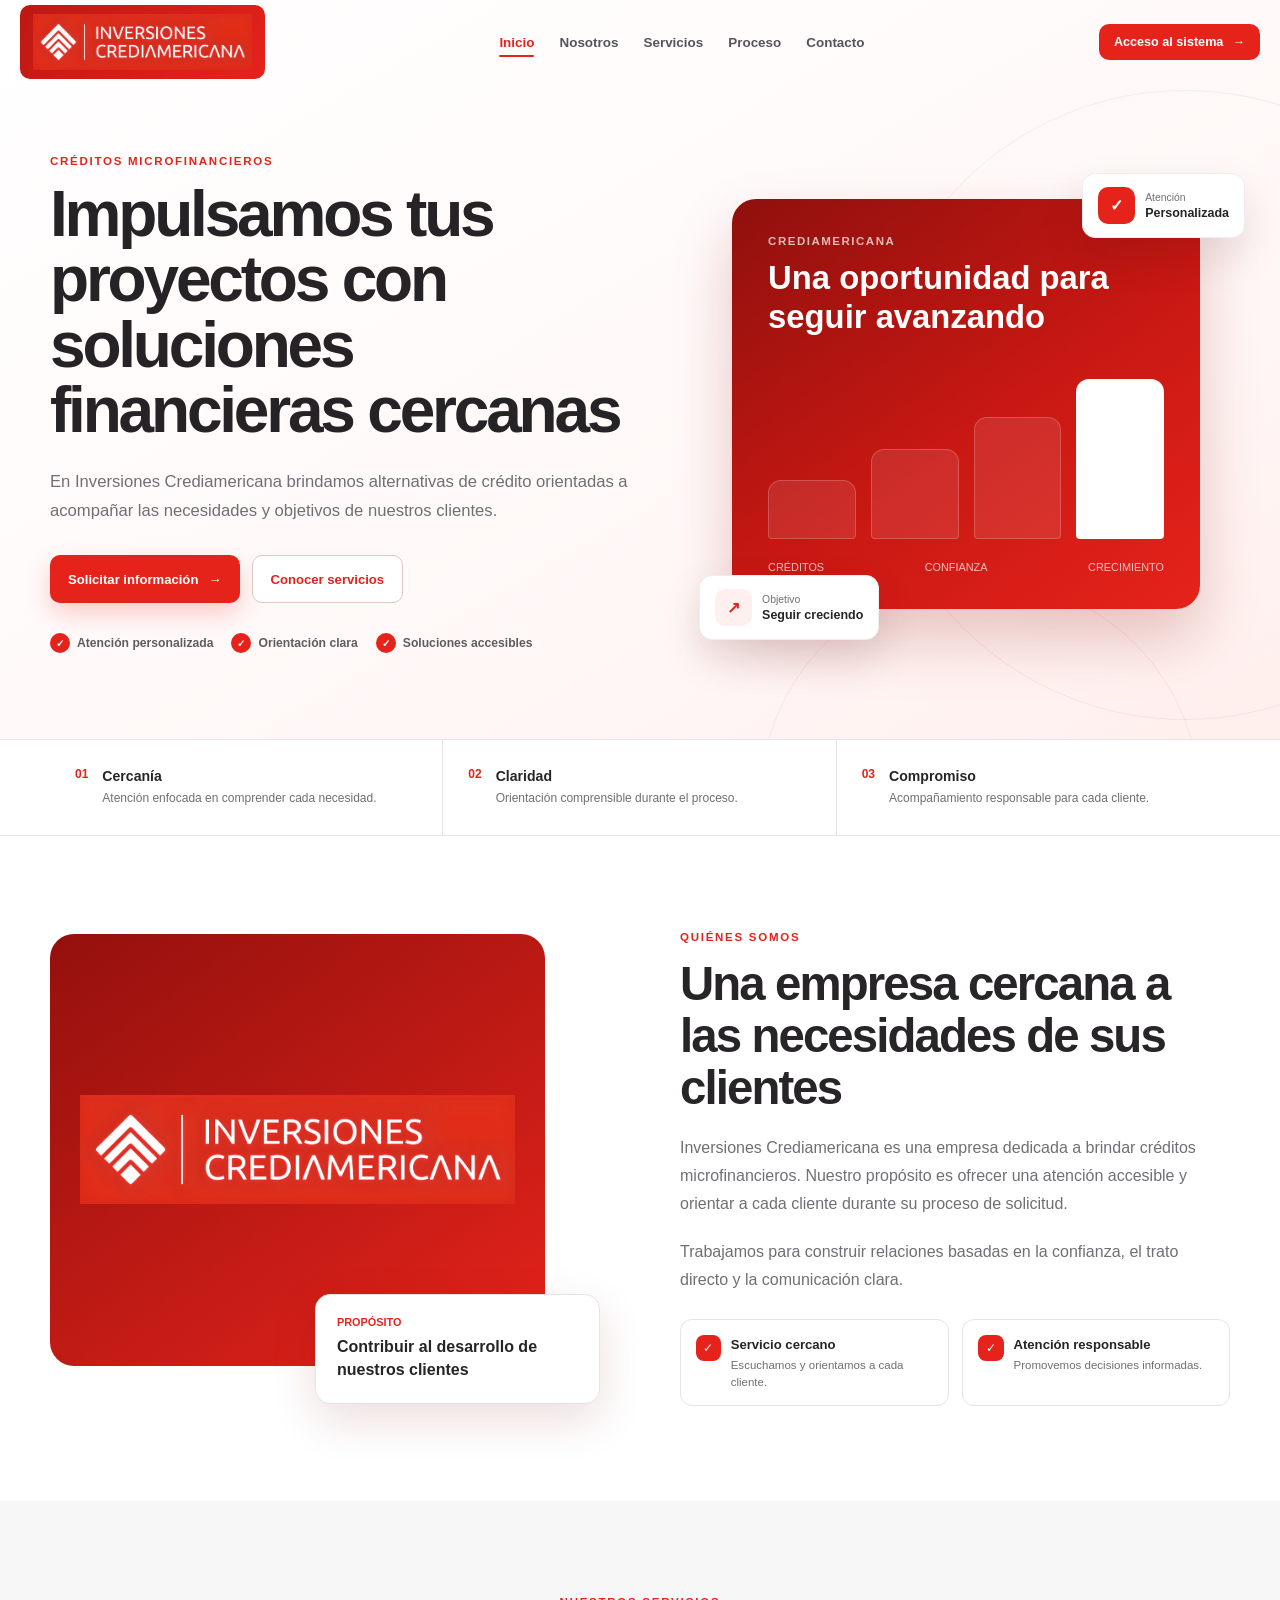
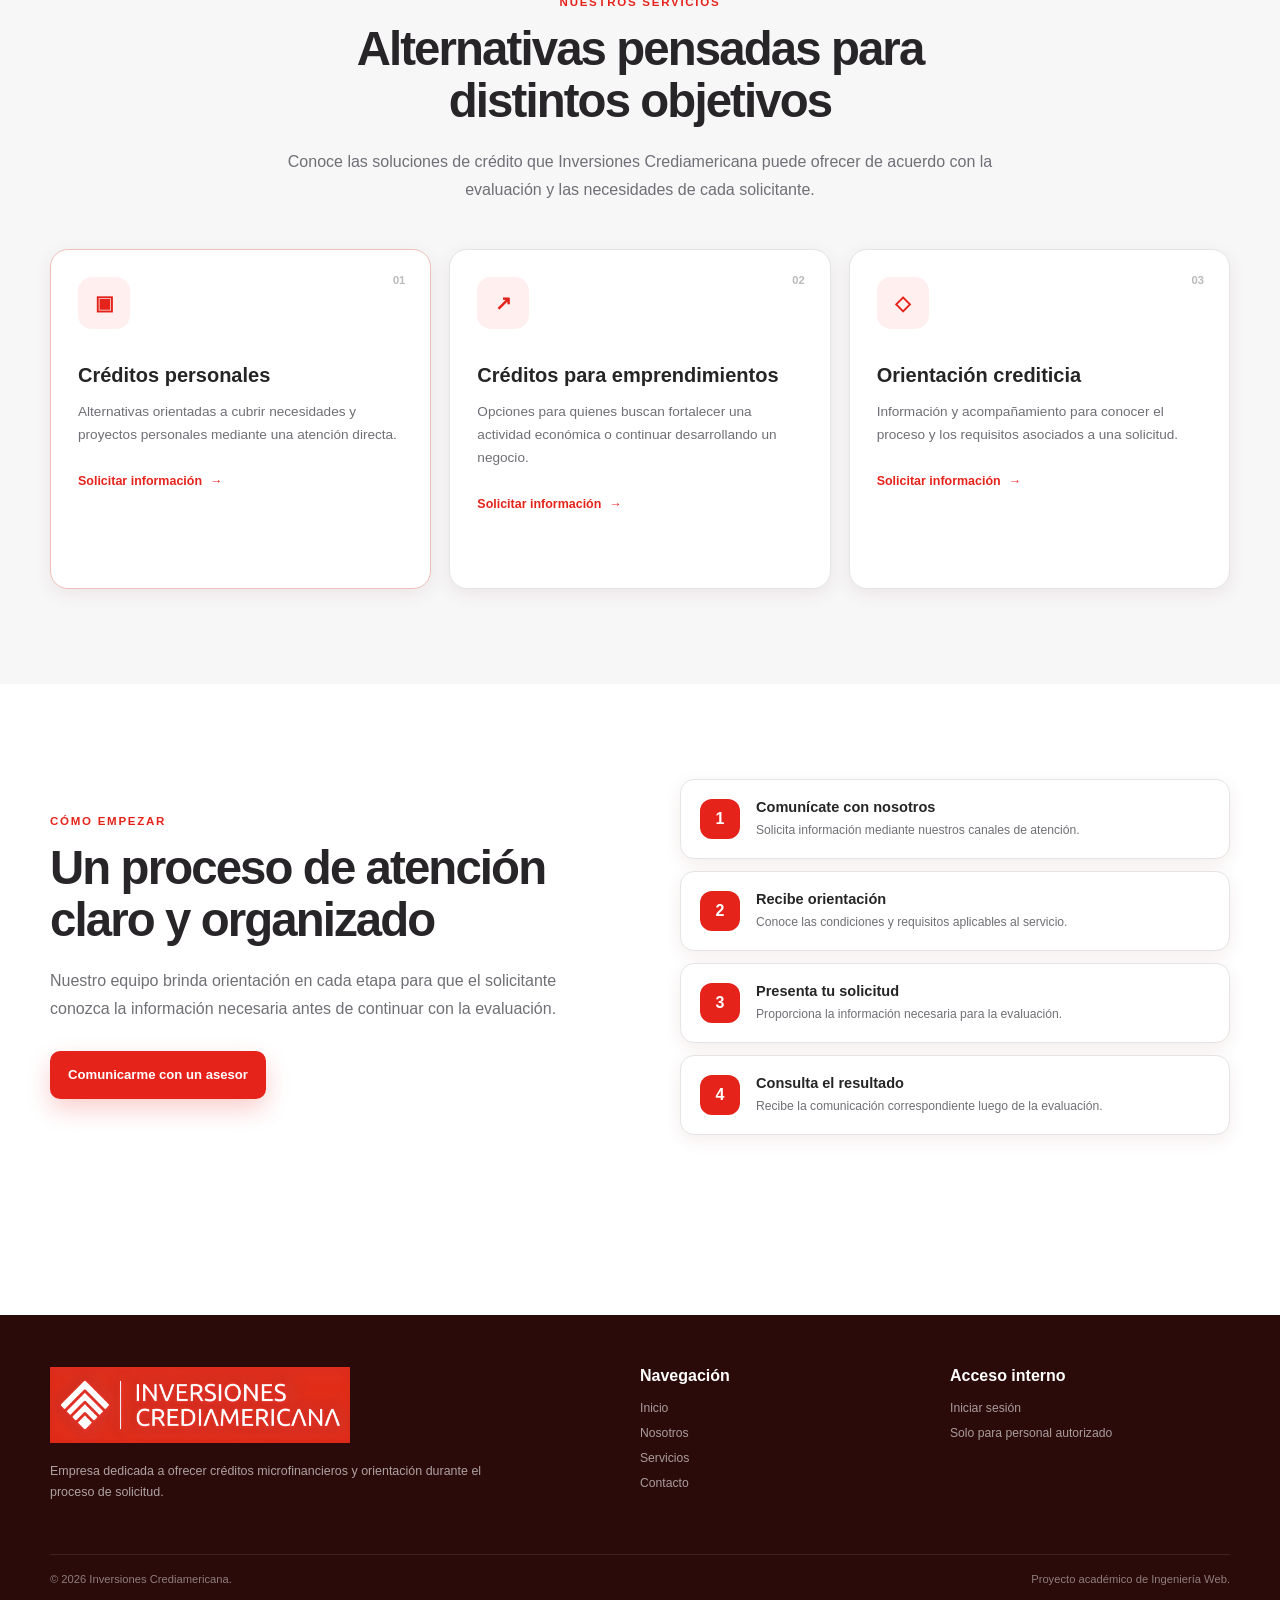
<file: frontend/index.html>
<!doctype html>
<html lang="es">
  <head>
    <meta charset="UTF-8" />
    <meta name="viewport" content="width=device-width, initial-scale=1.0" />
    <meta
      name="description"
      content="Inversiones Crediamericana, soluciones de créditos microfinancieros."
    />

    <title>Inversiones Crediamericana | Créditos microfinancieros</title>

    <link rel="stylesheet" href="css/global.css" />
    <link rel="stylesheet" href="css/landing.css" />

    <script src="js/auth.js" defer></script>
    <script src="js/landing.js" defer></script>
  </head>
  <body class="landing-page">
    <header id="siteHeader" class="site-header">
      <div class="header-container">
        <a class="public-brand" href="#inicio" aria-label="Ir al inicio">
          <img
            src="assets/images/logo-crediamericana.png"
            alt="Inversiones Crediamericana"
          />
        </a>

        <nav
          id="publicNavigation"
          class="public-navigation"
          aria-label="Navegación principal"
        >
          <a class="navigation-link active" href="#inicio">Inicio</a>
          <a class="navigation-link" href="#nosotros">Nosotros</a>
          <a class="navigation-link" href="#servicios">Servicios</a>
          <a class="navigation-link" href="#proceso">Proceso</a>
          <a class="navigation-link" href="#contacto">Contacto</a>
        </nav>

        <div class="header-actions">
          <a
            id="systemAccessButton"
            class="system-access-button"
            href="login.html"
          >
            <span id="systemAccessText">Acceso al sistema</span>
            <span aria-hidden="true">→</span>
          </a>

          <button
            id="mobileMenuButton"
            class="mobile-menu-button"
            type="button"
            aria-label="Abrir menú"
            aria-controls="publicNavigation"
            aria-expanded="false"
          >
            <span></span>
            <span></span>
            <span></span>
          </button>
        </div>
      </div>
    </header>

    <main>
      <section id="inicio" class="hero-section">
        <div class="hero-background-shape shape-one"></div>
        <div class="hero-background-shape shape-two"></div>

        <div class="public-container hero-container">
          <div class="hero-content">
            <span class="public-eyebrow"> Créditos microfinancieros </span>

            <h1>
              Impulsamos tus proyectos con soluciones financieras cercanas
            </h1>

            <p>
              En Inversiones Crediamericana brindamos alternativas de crédito
              orientadas a acompañar las necesidades y objetivos de nuestros
              clientes.
            </p>

            <div class="hero-actions">
              <a class="public-button primary-button" href="#contacto">
                Solicitar información
                <span aria-hidden="true">→</span>
              </a>

              <a class="public-button secondary-button" href="#servicios">
                Conocer servicios
              </a>
            </div>

            <div class="hero-points" aria-label="Características del servicio">
              <span><b aria-hidden="true">✓</b> Atención personalizada</span>
              <span><b aria-hidden="true">✓</b> Orientación clara</span>
              <span><b aria-hidden="true">✓</b> Soluciones accesibles</span>
            </div>
          </div>

          <div class="hero-visual" aria-hidden="true">
            <div class="visual-card main-visual-card">
              <span class="visual-label">Crediamericana</span>
              <strong>Una oportunidad para seguir avanzando</strong>

              <div class="progress-illustration">
                <span></span>
                <span></span>
                <span></span>
                <span></span>
              </div>

              <div class="visual-footer">
                <span>Créditos</span>
                <span>Confianza</span>
                <span>Crecimiento</span>
              </div>
            </div>

            <div class="floating-card floating-card-top">
              <span class="floating-icon">✓</span>
              <div>
                <small>Atención</small>
                <strong>Personalizada</strong>
              </div>
            </div>

            <div class="floating-card floating-card-bottom">
              <span class="floating-icon light">↗</span>
              <div>
                <small>Objetivo</small>
                <strong>Seguir creciendo</strong>
              </div>
            </div>
          </div>
        </div>
      </section>

      <section class="trust-strip" aria-label="Compromisos institucionales">
        <div class="public-container trust-grid">
          <article>
            <span>01</span>
            <div>
              <strong>Cercanía</strong>
              <p>Atención enfocada en comprender cada necesidad.</p>
            </div>
          </article>

          <article>
            <span>02</span>
            <div>
              <strong>Claridad</strong>
              <p>Orientación comprensible durante el proceso.</p>
            </div>
          </article>

          <article>
            <span>03</span>
            <div>
              <strong>Compromiso</strong>
              <p>Acompañamiento responsable para cada cliente.</p>
            </div>
          </article>
        </div>
      </section>

      <section id="nosotros" class="public-section about-section">
        <div class="public-container about-grid">
          <div class="about-visual">
            <div class="about-red-panel">
              <img
                class="about-logo"
                src="assets/images/logo-crediamericana.png"
                alt="Inversiones Crediamericana"
              />
            </div>

            <div class="about-message-card">
              <span>Propósito</span>
              <strong>Contribuir al desarrollo de nuestros clientes</strong>
            </div>
          </div>

          <div class="section-content">
            <span class="public-eyebrow">Quiénes somos</span>
            <h2>Una empresa cercana a las necesidades de sus clientes</h2>
            <p>
              Inversiones Crediamericana es una empresa dedicada a brindar
              créditos microfinancieros. Nuestro propósito es ofrecer una
              atención accesible y orientar a cada cliente durante su proceso de
              solicitud.
            </p>
            <p>
              Trabajamos para construir relaciones basadas en la confianza, el
              trato directo y la comunicación clara.
            </p>

            <div class="values-grid">
              <article>
                <span>✓</span>
                <div>
                  <strong>Servicio cercano</strong>
                  <p>Escuchamos y orientamos a cada cliente.</p>
                </div>
              </article>

              <article>
                <span>✓</span>
                <div>
                  <strong>Atención responsable</strong>
                  <p>Promovemos decisiones informadas.</p>
                </div>
              </article>
            </div>
          </div>
        </div>
      </section>

      <section id="servicios" class="public-section services-section">
        <div class="public-container">
          <div class="centered-heading">
            <span class="public-eyebrow">Nuestros servicios</span>
            <h2>Alternativas pensadas para distintos objetivos</h2>
            <p>
              Conoce las soluciones de crédito que Inversiones Crediamericana
              puede ofrecer de acuerdo con la evaluación y las necesidades de
              cada solicitante.
            </p>
          </div>

          <div class="services-grid">
            <article class="service-card featured-service">
              <span class="service-number">01</span>
              <div class="service-icon" aria-hidden="true">▣</div>
              <h3>Créditos personales</h3>
              <p>
                Alternativas orientadas a cubrir necesidades y proyectos
                personales mediante una atención directa.
              </p>
              <a href="#contacto">Solicitar información <span>→</span></a>
            </article>

            <article class="service-card">
              <span class="service-number">02</span>
              <div class="service-icon" aria-hidden="true">↗</div>
              <h3>Créditos para emprendimientos</h3>
              <p>
                Opciones para quienes buscan fortalecer una actividad económica
                o continuar desarrollando un negocio.
              </p>
              <a href="#contacto">Solicitar información <span>→</span></a>
            </article>

            <article class="service-card">
              <span class="service-number">03</span>
              <div class="service-icon" aria-hidden="true">◇</div>
              <h3>Orientación crediticia</h3>
              <p>
                Información y acompañamiento para conocer el proceso y los
                requisitos asociados a una solicitud.
              </p>
              <a href="#contacto">Solicitar información <span>→</span></a>
            </article>
          </div>
        </div>
      </section>

      <section id="proceso" class="public-section process-section">
        <div class="public-container process-grid">
          <div class="section-content process-copy">
            <span class="public-eyebrow">Cómo empezar</span>
            <h2>Un proceso de atención claro y organizado</h2>
            <p>
              Nuestro equipo brinda orientación en cada etapa para que el
              solicitante conozca la información necesaria antes de continuar
              con la evaluación.
            </p>
            <a class="public-button primary-button" href="#contacto">
              Comunicarme con un asesor
            </a>
          </div>

          <div class="process-steps">
            <article>
              <span>1</span>
              <div>
                <h3>Comunícate con nosotros</h3>
                <p>
                  Solicita información mediante nuestros canales de atención.
                </p>
              </div>
            </article>
            <article>
              <span>2</span>
              <div>
                <h3>Recibe orientación</h3>
                <p>
                  Conoce las condiciones y requisitos aplicables al servicio.
                </p>
              </div>
            </article>
            <article>
              <span>3</span>
              <div>
                <h3>Presenta tu solicitud</h3>
                <p>Proporciona la información necesaria para la evaluación.</p>
              </div>
            </article>
            <article>
              <span>4</span>
              <div>
                <h3>Consulta el resultado</h3>
                <p>
                  Recibe la comunicación correspondiente luego de la evaluación.
                </p>
              </div>
            </article>
          </div>
        </div>
      </section>
    </main>

    <footer class="public-footer">
      <div class="public-container footer-grid">
        <div class="footer-brand">
          <img
            src="assets/images/logo-crediamericana.png"
            alt="Inversiones Crediamericana"
          />
          <p>
            Empresa dedicada a ofrecer créditos microfinancieros y orientación
            durante el proceso de solicitud.
          </p>
        </div>

        <div class="footer-links">
          <strong>Navegación</strong>
          <a href="#inicio">Inicio</a>
          <a href="#nosotros">Nosotros</a>
          <a href="#servicios">Servicios</a>
          <a href="#contacto">Contacto</a>
        </div>

        <div class="footer-links">
          <strong>Acceso interno</strong>
          <a href="login.html">Iniciar sesión</a>
          <span>Solo para personal autorizado</span>
        </div>
      </div>

      <div class="public-container footer-bottom">
        <p>© <span id="currentYear"></span> Inversiones Crediamericana.</p>
        <p>Proyecto académico de Ingeniería Web.</p>
      </div>
    </footer>

    <button
      id="backToTopButton"
      class="back-to-top hidden"
      type="button"
      aria-label="Volver al inicio"
    >
      ↑
    </button>
  </body>
</html>
</file>
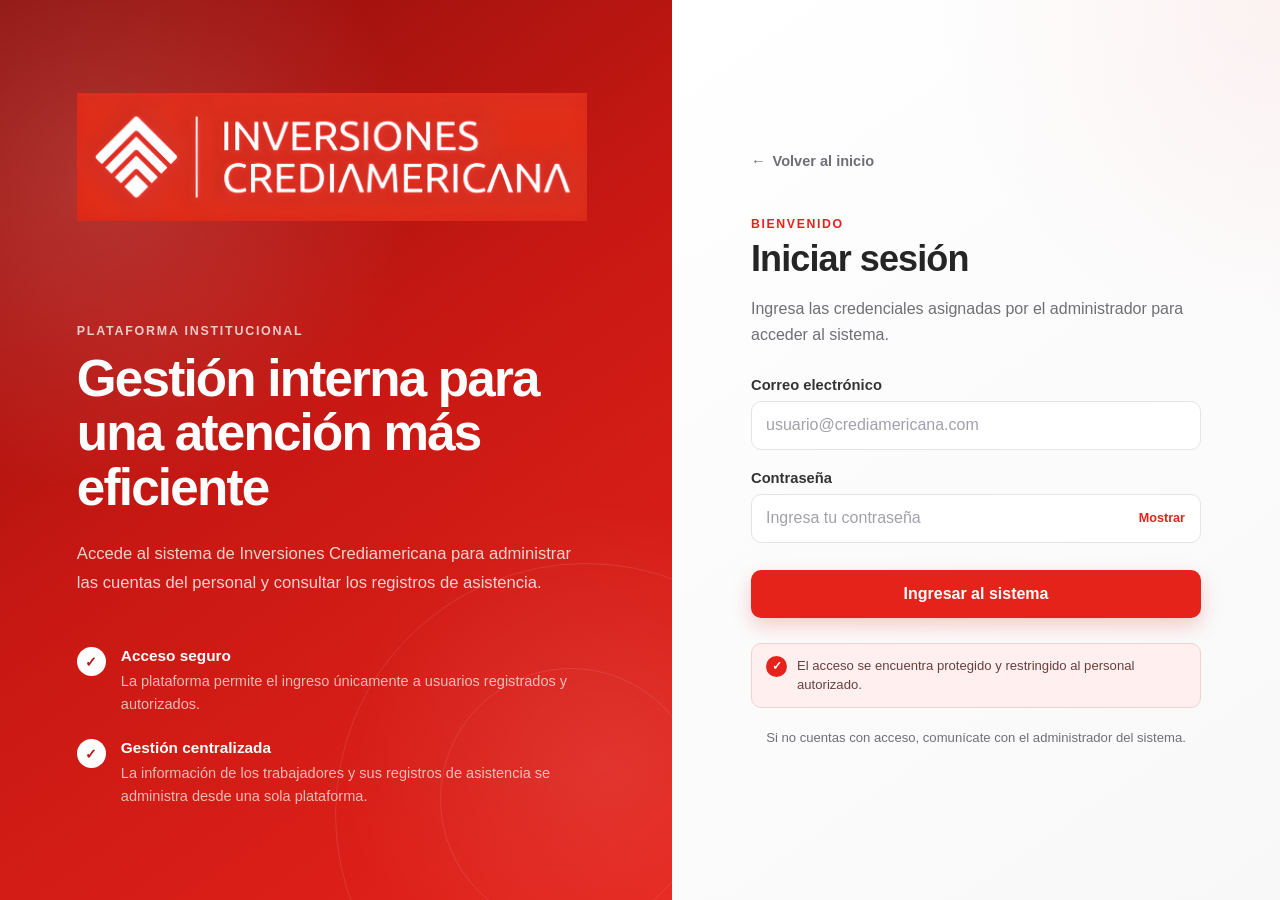
<file: frontend/dashboard.html>
<!DOCTYPE html>
<html lang="es">
<head>
    <meta charset="UTF-8">
    <meta name="viewport" content="width=device-width, initial-scale=1.0">
    <meta name="description" content="Panel interno de Inversiones Crediamericana.">

    <title>Panel principal | Inversiones Crediamericana</title>

    <link rel="stylesheet" href="css/global.css">
    <link rel="stylesheet" href="css/dashboard.css">

    <script src="js/config.js" defer></script>
    <script src="js/auth.js" defer></script>
    <script src="js/dashboard.js" defer></script>
</head>
<body class="dashboard-page">
    <div id="sidebarOverlay" class="sidebar-overlay" aria-hidden="true"></div>

    <aside id="sidebar" class="sidebar" aria-label="Navegación principal">
        <div class="sidebar-brand">
            <a href="dashboard.html" aria-label="Ir al panel principal">
                <img
                    src="assets/images/logo-crediamericana.png"
                    alt="Inversiones Crediamericana"
                >
            </a>
        </div>

        <nav class="sidebar-nav">
            <p class="nav-section-title">Menú principal</p>

            <a class="nav-link active" href="dashboard.html" aria-current="page">
                <span class="nav-icon" aria-hidden="true">⌂</span>
                <span>Panel principal</span>
            </a>

            <a
                id="usersNavLink"
                class="nav-link admin-only"
                href="pages/usuarios.html"
            >
                <span class="nav-icon" aria-hidden="true">♟</span>
                <span>Usuarios</span>
            </a>

            <a class="nav-link" href="pages/asistencia.html">
                <span class="nav-icon" aria-hidden="true">✓</span>
                <span>Entrada y salida</span>
            </a>

            <a class="nav-link" href="pages/historial.html">
                <span class="nav-icon" aria-hidden="true">▤</span>
                <span>Historial</span>
            </a>
        </nav>

        <div class="sidebar-footer">
            <div class="sidebar-user">
                <span id="sidebarAvatar" class="user-avatar" aria-hidden="true">A</span>

                <div class="user-summary">
                    <strong id="sidebarUserName">Usuario</strong>
                    <span id="sidebarUserRole">Rol</span>
                </div>
            </div>

            <button id="sidebarLogoutButton" class="sidebar-logout" type="button">
                <span aria-hidden="true">↪</span>
                Cerrar sesión
            </button>
        </div>
    </aside>

    <div class="app-content">
        <header class="topbar">
            <div class="topbar-left">
                <button
                    id="menuButton"
                    class="menu-button"
                    type="button"
                    aria-label="Abrir menú"
                    aria-controls="sidebar"
                    aria-expanded="false"
                >
                    <span></span>
                    <span></span>
                    <span></span>
                </button>

                <div>
                    <p class="topbar-eyebrow">Sistema interno</p>
                    <h1>Panel principal</h1>
                </div>
            </div>

            <div class="topbar-actions">
                <div class="current-date">
                    <span aria-hidden="true">◷</span>
                    <span id="currentDate">Cargando fecha...</span>
                </div>

                <div class="profile-menu-wrapper">
                    <button
                        id="profileButton"
                        class="profile-button"
                        type="button"
                        aria-haspopup="true"
                        aria-expanded="false"
                    >
                        <span id="topbarAvatar" class="user-avatar small" aria-hidden="true">A</span>

                        <span class="profile-copy">
                            <strong id="topbarUserName">Usuario</strong>
                            <small id="topbarUserRole">Rol</small>
                        </span>

                        <span class="profile-chevron" aria-hidden="true">⌄</span>
                    </button>

                    <div id="profileDropdown" class="profile-dropdown hidden">
                        <div class="dropdown-user-data">
                            <strong id="dropdownUserName">Usuario</strong>
                            <span id="dropdownUserEmail">correo@empresa.com</span>
                        </div>

                        <button id="logoutButton" type="button">
                            <span aria-hidden="true">↪</span>
                            Cerrar sesión
                        </button>
                    </div>
                </div>
            </div>
        </header>

        <main class="dashboard-main">
            <section class="welcome-card">
                <div class="welcome-copy">
                    <span class="welcome-label">Bienvenido al sistema</span>
                    <h2 id="welcomeTitle">Hola, usuario</h2>
                    <p>
                        Desde este panel puedes acceder a los módulos internos
                        de Inversiones Crediamericana y consultar la información
                        disponible según tu rol.
                    </p>
                </div>

                <div class="welcome-decoration" aria-hidden="true">
                    <span class="decoration-line line-one"></span>
                    <span class="decoration-line line-two"></span>
                    <span class="decoration-diamond"></span>
                </div>
            </section>

            <section class="summary-grid" aria-label="Resumen del sistema">
                <article class="summary-card">
                    <span class="summary-icon red" aria-hidden="true">♟</span>

                    <div>
                        <p>Usuarios registrados</p>
                        <strong id="registeredUsersCount">--</strong>
                        <span class="summary-detail">Cuentas en el sistema</span>
                    </div>
                </article>

                <article class="summary-card">
                    <span class="summary-icon green" aria-hidden="true">✓</span>

                    <div>
                        <p>Estado de la cuenta</p>
                        <strong class="text-status">Activa</strong>
                        <span class="summary-detail">Acceso autorizado</span>
                    </div>
                </article>

                <article class="summary-card">
                    <span class="summary-icon gray" aria-hidden="true">◷</span>

                    <div>
                        <p>Hora actual</p>
                        <strong id="currentTime">--:--</strong>
                        <span class="summary-detail">Hora local</span>
                    </div>
                </article>
            </section>

            <section class="dashboard-grid">
                <div class="section-card quick-access-section">
                    <div class="section-heading">
                        <div>
                            <span class="section-label">Navegación</span>
                            <h2>Accesos rápidos</h2>
                        </div>
                    </div>

                    <div class="quick-access-grid">
                        <a
                            class="quick-access-card admin-only"
                            href="pages/usuarios.html"
                        >
                            <span class="quick-icon" aria-hidden="true">♟</span>

                            <div>
                                <strong>Administrar usuarios</strong>
                                <p>
                                    Registra, edita, activa o desactiva las
                                    cuentas del personal.
                                </p>
                            </div>

                            <span class="quick-arrow" aria-hidden="true">→</span>
                        </a>

                        <a class="quick-access-card" href="pages/asistencia.html">
                            <span class="quick-icon" aria-hidden="true">✓</span>

                            <div>
                                <strong>Entrada y salida</strong>
                                <p>
                                    Registra el inicio o la finalización de la
                                    jornada laboral.
                                </p>
                            </div>

                            <span class="quick-arrow" aria-hidden="true">→</span>
                        </a>

                        <a class="quick-access-card" href="pages/historial.html">
                            <span class="quick-icon" aria-hidden="true">▤</span>

                            <div>
                                <strong>Consultar historial</strong>
                                <p>
                                    Revisa los registros de asistencia por fecha
                                    y trabajador.
                                </p>
                            </div>

                            <span class="quick-arrow" aria-hidden="true">→</span>
                        </a>
                    </div>
                </div>

                <aside class="section-card system-status-card">
                    <div class="section-heading compact">
                        <div>
                            <span class="section-label">Conectividad</span>
                            <h2>Estado del sistema</h2>
                        </div>
                    </div>

                    <div class="status-list">
                        <div class="status-item">
                            <span id="apiStatusDot" class="status-dot checking"></span>

                            <div>
                                <strong>API del sistema</strong>
                                <p id="apiStatusText">Verificando conexión...</p>
                            </div>
                        </div>

                        <div class="status-item">
                            <span id="databaseStatusDot" class="status-dot checking"></span>

                            <div>
                                <strong>Base de datos</strong>
                                <p id="databaseStatusText">Verificando conexión...</p>
                            </div>
                        </div>

                        <div class="status-item">
                            <span class="status-dot online"></span>

                            <div>
                                <strong>Sesión de usuario</strong>
                                <p>Autenticada y vigente</p>
                            </div>
                        </div>
                    </div>
                </aside>
            </section>
        </main>
    </div>
</body>
</html>
</file>
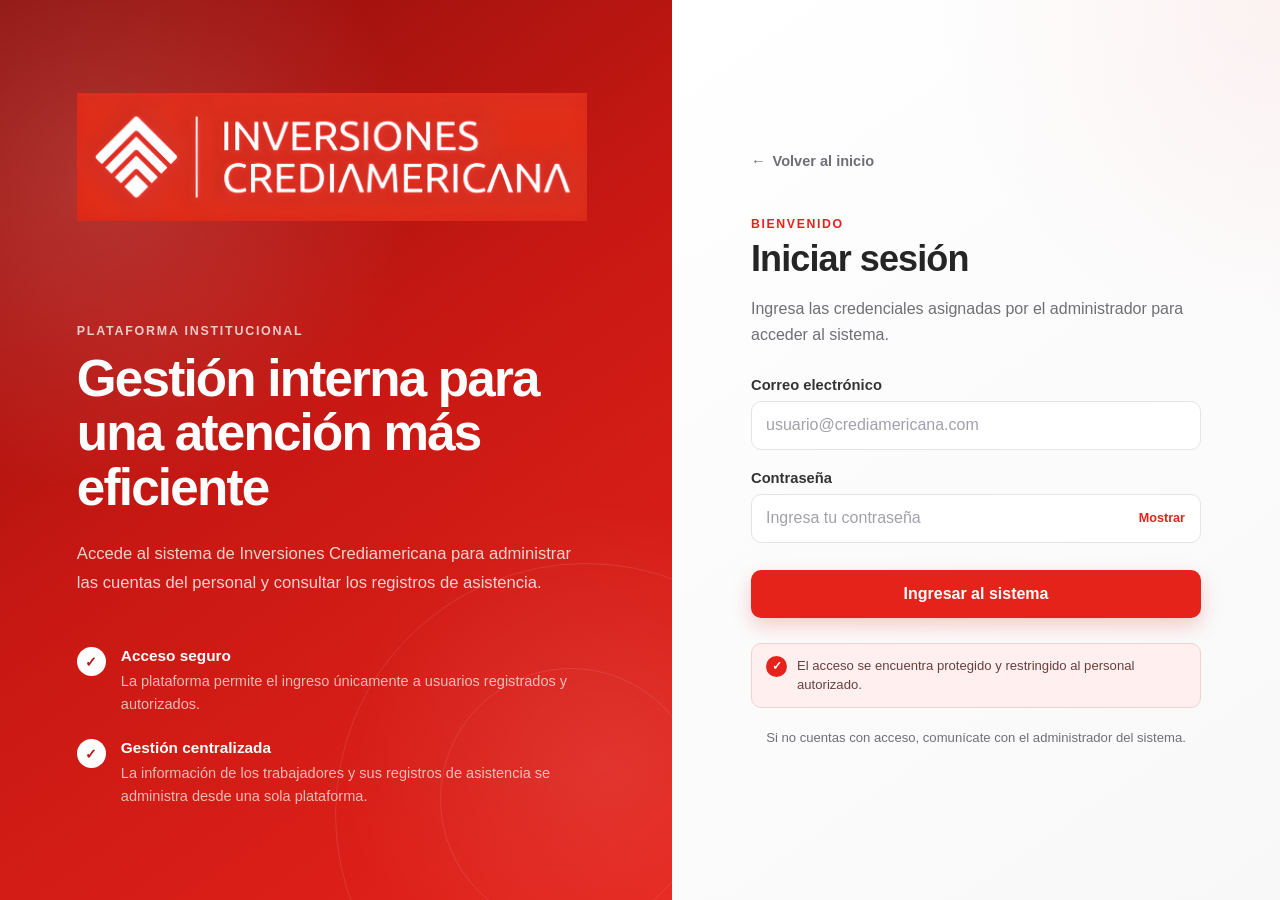
<file: frontend/login.html>
<!DOCTYPE html>
<html lang="es">
<head>
    <meta charset="UTF-8">
    <meta name="viewport" content="width=device-width, initial-scale=1.0">
    <meta name="description" content="Acceso al sistema interno de Inversiones Crediamericana.">
    <title>Iniciar sesión | Inversiones Crediamericana</title>
    <link rel="stylesheet" href="css/global.css">
    <link rel="stylesheet" href="css/login.css">
    <script src="js/config.js" defer></script>
    <script src="js/auth.js" defer></script>
    <script src="js/login.js" defer></script>
</head>

<body class="login-page">
    <main class="login-layout">
        <section class="login-brand-panel" aria-label="Información institucional">
            <div class="brand-content">
                <a class="brand-link" href="index.html" aria-label="Volver al inicio">
                    <img class="brand-logo" src="assets/images/logo-crediamericana.png" alt="Inversiones Crediamericana">
                </a>

                <div class="brand-message">
                    <span class="eyebrow">Plataforma institucional</span>
                    <h1>Gestión interna para una atención más eficiente</h1>
                    <p> 
                        Accede al sistema de Inversiones Crediamericana para
                        administrar las cuentas del personal y consultar los
                        registros de asistencia.
                    </p>
                </div>

                <div class="brand-features">
                    <div class="brand-feature">
                        <span class="feature-check" aria-hidden="true">✓</span>
                        <div>
                            <strong>Acceso seguro</strong>
                            <p>
                                La plataforma permite el ingreso únicamente a
                                usuarios registrados y autorizados.
                            </p>
                        </div>
                    </div>

                    <div class="brand-feature">
                        <span class="feature-check" aria-hidden="true">✓</span>
                        <div>
                            <strong>Gestión centralizada</strong>
                            <p>
                                La información de los trabajadores y sus
                                registros de asistencia se administra desde
                                una sola plataforma.
                            </p>
                        </div>
                    </div>
                </div>
            </div>
        </section>

        <section class="login-form-panel">
            <div class="login-card">
                <a class="back-link" href="index.html">
                    <span aria-hidden="true">←</span>
                    Volver al inicio
                </a>

                <div class="mobile-logo-wrapper">
                    <img class="mobile-logo" src="assets/images/logo-crediamericana.png" alt="Inversiones Crediamericana">
                </div>

                <div class="login-heading">
                    <p class="eyebrow">Bienvenido</p>
                    <h2>Iniciar sesión</h2>
                </div>

                <p class="login-description">
                    Ingresa las credenciales asignadas por el administrador
                    para acceder al sistema.
                </p>

                <div id="loginAlert" class="alert alert-danger hidden" role="alert" aria-live="polite"></div>

                <form id="loginForm" novalidate>
                    <div class="form-field">
                        <label for="email">Correo electrónico</label>
                        <input class="form-control" id="email" name="email" type="email" inputmode="email" autocomplete="email" placeholder="usuario@crediamericana.com" required>
                    </div>

                    <div class="form-field">
                        <label for="password">Contraseña</label>

                        <div class="password-wrapper">
                            <input class="form-control" id="password" name="password" type="password" autocomplete="current-password" placeholder="Ingresa tu contraseña" required>

                            <button id="togglePassword" class="password-toggle" type="button" aria-label="Mostrar contraseña">
                                Mostrar
                            </button>
                        </div>
                    </div>

                    <button id="loginButton" class="btn btn-primary login-button" type="submit">
                        <span id="loginButtonText">Ingresar al sistema</span>
                        <span id="loginLoader" class="loader hidden" aria-hidden="true"></span>
                    </button>
                </form>

                <div class="security-message">
                    <span class="security-icon" aria-hidden="true">✓</span>
                    <p>
                        El acceso se encuentra protegido y restringido al
                        personal autorizado.
                    </p>
                </div>

                <p class="access-note">
                    Si no cuentas con acceso, comunícate con el administrador
                    del sistema.
                </p>
            </div>
        </section>
    </main>
</body>
</html>
</file>
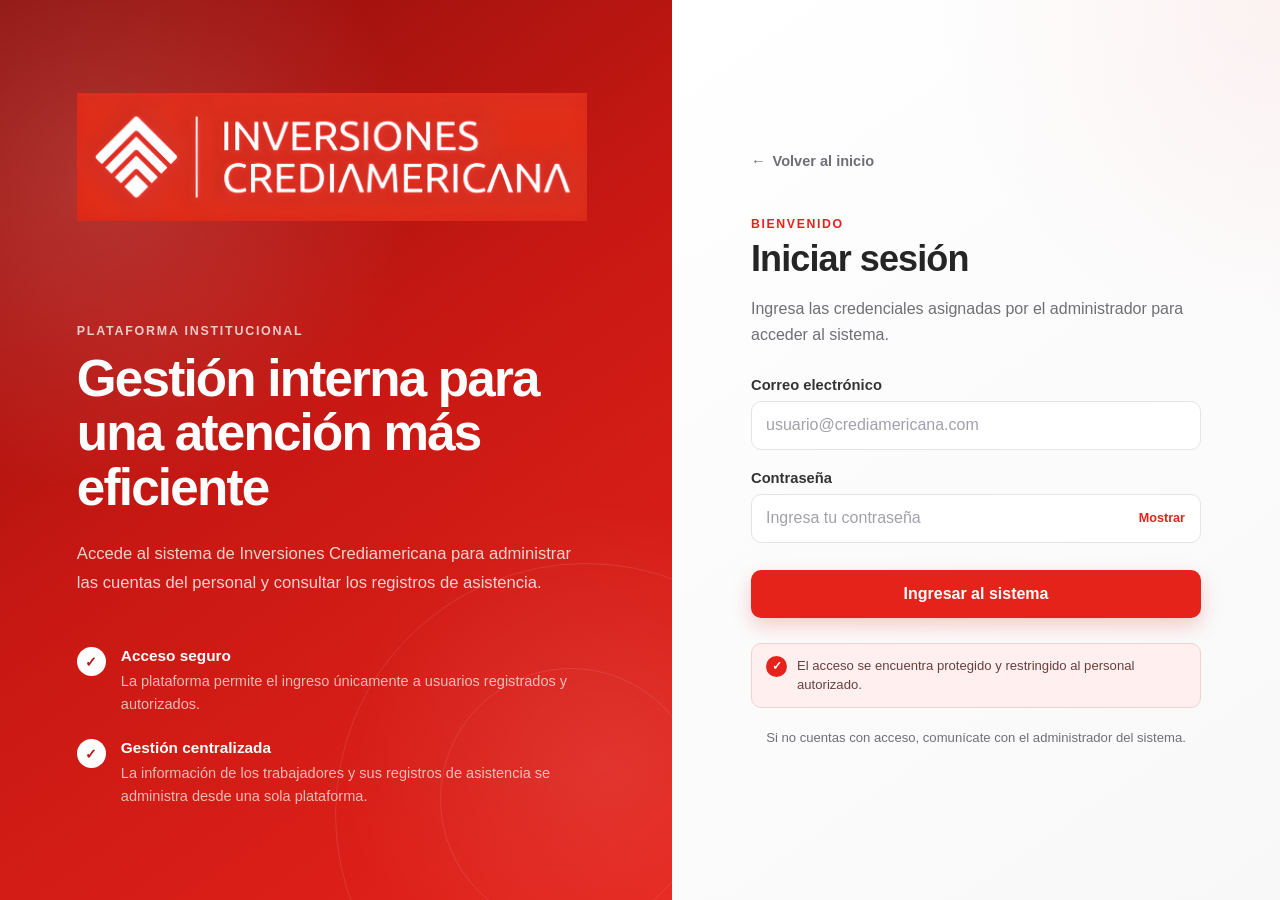
<file: frontend/pages/asistencia.html>
<!doctype html>
<html lang="es">
  <head>
    <meta charset="UTF-8" />
    <meta name="viewport" content="width=device-width,initial-scale=1" />
    <title>Entrada y salida | Inversiones Crediamericana</title>
    <link rel="stylesheet" href="../css/global.css" />
    <link rel="stylesheet" href="../css/dashboard.css" />
    <link rel="stylesheet" href="../css/asistencia.css" />
    <script src="../js/config.js" defer></script>
    <script src="../js/auth.js" defer></script>
    <script src="../js/asistencia.js" defer></script>
  </head>
  <body class="dashboard-page">
    <div id="sidebarOverlay" class="sidebar-overlay" aria-hidden="true"></div>
    <aside id="sidebar" class="sidebar">
      <div class="sidebar-brand">
        <a href="../dashboard.html">
          <img
            src="../assets/images/logo-crediamericana.png"
            alt="Inversiones Crediamericana"
          />
        </a>
      </div>
      <nav class="sidebar-nav">
        <p class="nav-section-title">Menu principal</p>
        <a class="nav-link" href="../dashboard.html">
          <span class="nav-icon">⌂</span>
          Panel principal
        </a>
        <a class="nav-link admin-only" href="usuarios.html">
          <span class="nav-icon">♟</span>
          Usuarios
        </a>
        <a class="nav-link active" href="asistencia.html">
          <span class="nav-icon">✓</span>
          Entrada y salida
        </a>
        <a class="nav-link" href="historial.html">
          <span class="nav-icon">▤</span>
          Historial
        </a>
      </nav>
      <div class="sidebar-footer">
        <div class="sidebar-user">
          <span id="sidebarAvatar" class="user-avatar">U</span>
          <div class="user-summary">
            <strong id="sidebarUserName">Usuario</strong>
            <span id="sidebarUserRole">Rol</span>
          </div>
        </div>
        <button id="sidebarLogoutButton" class="sidebar-logout" type="button">
          ↪ Cerrar sesion
        </button>
      </div>
    </aside>
    <div class="app-content">
      <header class="topbar">
        <div class="topbar-left">
          <button id="menuButton" class="menu-button" type="button">
            <span></span>
            <span></span>
            <span></span>
          </button>
          <div>
            <p class="topbar-eyebrow">Control de asistencia</p>
            <h1>Entrada y salida</h1>
          </div>
        </div>
        <div class="topbar-actions">
          <div class="current-date">
            ◷
            <span id="currentDate">Cargando...</span>
          </div>
          <button id="logoutButton" class="profile-button" type="button">
            <span id="topbarAvatar" class="user-avatar small">U</span>
            <span class="profile-copy">
              <strong id="topbarUserName">Usuario</strong>
              <small id="topbarUserRole">Rol</small>
            </span>
          </button>
        </div>
      </header>
      <main class="attendance-main">
        <section class="attendance-hero">
          <div>
            <span>Hora actual</span>
            <strong id="currentTime">--:--:--</strong>
            <p id="fullDate">Cargando fecha...</p>
          </div>
          <div class="hero-user">
            <span id="heroAvatar">U</span>
            <div>
              <small>Jornada de</small>
              <strong id="heroUserName">Usuario</strong>
              <small id="heroUserRole">Rol</small>
            </div>
          </div>
        </section>
        <section class="attendance-grid">
          <article class="attendance-card main-card">
            <header>
              <div>
                <span class="kicker">Registro diario</span>
                <h2>Control de jornada</h2>
              </div>
              <span class="status pending">Pendiente</span>
            </header>
            <div class="timeline">
              <div>
                <span class="mark entry">→</span>
                <p>Hora de entrada</p>
                <strong>Sin registrar</strong>
              </div>
              <i></i>
              <div>
                <span class="mark exit">←</span>
                <p>Hora de salida</p>
                <strong>Sin registrar</strong>
              </div>
            </div>
            <div class="attendance-actions">
              <button id="entryButton" class="entry-button" type="button">
                <b>→</b>
                <span>
                  <strong>Registrar entrada</strong>
                  <small>Iniciar jornada laboral</small>
                </span>
              </button>
              <button class="exit-button" type="button" disabled>
                <b>←</b>
                <span>
                  <strong>Registrar salida</strong>
                  <small>Finalizar jornada laboral</small>
                </span>
              </button>
            </div>
            <p id="notice" class="notice hidden"></p>
          </article>
          <aside class="side-column">
            <article class="attendance-card info-card">
              <span class="kicker">Informacion</span>
              <h2>Jornada de hoy</h2>
              <dl>
                <div>
                  <dt>Dia</dt>
                  <dd id="day">--</dd>
                </div>
                <div>
                  <dt>Fecha</dt>
                  <dd id="date">--</dd>
                </div>
                <div>
                  <dt>Estado</dt>
                  <dd id="scheduleStatus" class="warning">
                  Pendiente de entrada
                  </dd>
                </div>
              </dl>
            </article>
            <article class="attendance-card info-card">
              <span class="kicker">Indicaciones</span>
              <h2>Reglas de registro</h2>
              <ol>
                <li>Una entrada por dia.</li>
                <li>La salida requiere entrada previa.</li>
                <li>La hora es determinada por el sistema.</li>
                <li>Cada trabajador registra su jornada.</li>
              </ol>
            </article>
          </aside>
        </section>
      </main>
    </div>
    <div id="confirmModal" class="modal-layer hidden">
      <div class="confirm-card">
        <span class="confirm-icon">→</span>
        <span class="kicker">Confirmacion</span>
        <h2>Registrar entrada</h2>
        <p>La fecha y hora se tomaran directamente del sistema.</p>
        <strong id="modalTime">--:--:--</strong>
        <div>
          <button id="cancelButton" class="btn btn-secondary">Cancelar</button>
          <button id="confirmButton" class="btn btn-primary">Confirmar</button>
        </div>
      </div>
    </div>
  </body>
</html>
</file>
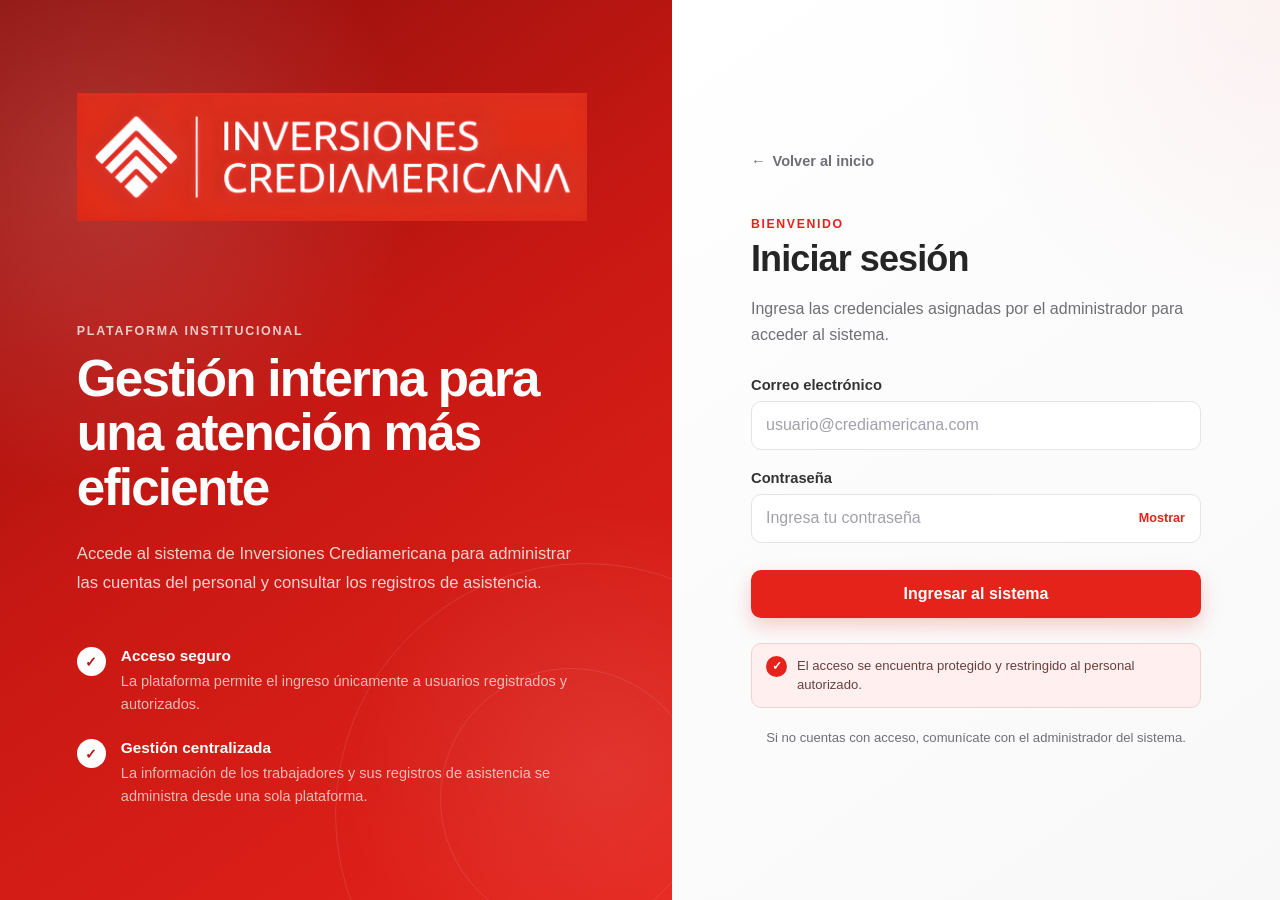
<file: frontend/pages/historial.html>
<!DOCTYPE html>
<html lang="es">
<head>
    <meta charset="UTF-8">
    <meta name="viewport" content="width=device-width, initial-scale=1.0">
    <meta name="description" content="Historial de asistencia de Inversiones Crediamericana.">
    <title>Historial de asistencia | Inversiones Crediamericana</title>

    <link rel="stylesheet" href="../css/global.css">
    <link rel="stylesheet" href="../css/dashboard.css">
    <link rel="stylesheet" href="../css/historial.css">

    <script src="../js/config.js" defer></script>
    <script src="../js/auth.js" defer></script>
    <script src="../js/historial.js" defer></script>
</head>
<body class="dashboard-page history-page">
    <div id="sidebarOverlay" class="sidebar-overlay" aria-hidden="true"></div>

    <aside id="sidebar" class="sidebar" aria-label="Navegación principal">
        <div class="sidebar-brand">
            <a href="../dashboard.html" aria-label="Ir al panel principal">
                <img src="../assets/images/logo-crediamericana.png" alt="Inversiones Crediamericana">
            </a>
        </div>

        <nav class="sidebar-nav">
            <p class="nav-section-title">Menú principal</p>
            <a class="nav-link" href="../dashboard.html"><span class="nav-icon">⌂</span><span>Panel principal</span></a>
            <a class="nav-link admin-only" href="usuarios.html"><span class="nav-icon">♟</span><span>Usuarios</span></a>
            <a class="nav-link" href="asistencia.html"><span class="nav-icon">✓</span><span>Entrada y salida</span></a>
            <a class="nav-link active" href="historial.html" aria-current="page"><span class="nav-icon">▤</span><span>Historial</span></a>
        </nav>

        <div class="sidebar-footer">
            <div class="sidebar-user">
                <span id="sidebarAvatar" class="user-avatar">U</span>
                <div class="user-summary">
                    <strong id="sidebarUserName">Usuario</strong>
                    <span id="sidebarUserRole">Rol</span>
                </div>
            </div>
            <button id="sidebarLogoutButton" class="sidebar-logout" type="button">↪ Cerrar sesión</button>
        </div>
    </aside>

    <div class="app-content">
        <header class="topbar">
            <div class="topbar-left">
                <button id="menuButton" class="menu-button" type="button" aria-label="Abrir menú"><span></span><span></span><span></span></button>
                <div><p class="topbar-eyebrow">Control de asistencia</p><h1>Historial</h1></div>
            </div>
            <div class="topbar-actions">
                <div class="current-date">◷ <span id="currentDate">Cargando fecha...</span></div>
                <div class="profile-menu-wrapper">
                    <button id="profileButton" class="profile-button" type="button" aria-expanded="false">
                        <span id="topbarAvatar" class="user-avatar small">U</span>
                        <span class="profile-copy"><strong id="topbarUserName">Usuario</strong><small id="topbarUserRole">Rol</small></span>
                        <span class="profile-chevron">⌄</span>
                    </button>
                    <div id="profileDropdown" class="profile-dropdown hidden">
                        <div class="dropdown-user-data"><strong id="dropdownUserName">Usuario</strong><span id="dropdownUserEmail">correo@empresa.com</span></div>
                        <button id="logoutButton" type="button">↪ Cerrar sesión</button>
                    </div>
                </div>
            </div>
        </header>

        <main class="history-main">
            <section class="history-hero">
                <div>
                    <span class="hero-kicker">Consulta de registros</span>
                    <h2>Historial de asistencia</h2>
                    <p id="heroDescription">Consulta tus registros de entrada y salida por periodo.</p>
                </div>
                <a class="hero-action" href="asistencia.html">Registrar asistencia <span>→</span></a>
            </section>

            <section class="history-summary">
                <article><span class="summary-symbol red">▤</span><div><p>Registros encontrados</p><strong id="totalRecords">0</strong><small>Según los filtros</small></div></article>
                <article><span class="summary-symbol green">✓</span><div><p>Jornadas completas</p><strong id="completedRecords">0</strong><small>Entrada y salida</small></div></article>
                <article><span class="summary-symbol orange">◷</span><div><p>Registros pendientes</p><strong id="pendingRecords">0</strong><small>Sin hora de salida</small></div></article>
            </section>

            <section class="history-card">
                <header class="filter-header">
                    <div><span class="section-kicker">Búsqueda</span><h2>Filtros del historial</h2></div>
                    <button id="clearFiltersButton" class="clear-button" type="button">Limpiar filtros</button>
                </header>

                <div class="filters-grid">
                    <div id="userFilterField" class="filter-field admin-only">
                        <label for="userFilter">Trabajador</label>
                        <select id="userFilter"><option value="all">Todos los trabajadores</option></select>
                    </div>
                    <div class="filter-field"><label for="startDate">Fecha inicial</label><input id="startDate" type="date"></div>
                    <div class="filter-field"><label for="endDate">Fecha final</label><input id="endDate" type="date"></div>
                    <div class="filter-field">
                        <label for="statusFilter">Estado</label>
                        <select id="statusFilter"><option value="all">Todos los estados</option><option value="Completed">Completado</option><option value="Open">Pendiente</option></select>
                    </div>
                    <button id="applyFiltersButton" class="btn btn-primary filter-button" type="button">Aplicar filtros</button>
                </div>
            </section>

            <section class="history-card records-card">
                <header class="records-header">
                    <div><span class="section-kicker">Resultados</span><h2>Registros de asistencia</h2></div>
                    <span id="resultsLabel" class="results-label">0 registros</span>
                </header>

                <div id="recordsTableContainer" class="records-table-container hidden">
                    <table class="records-table">
                        <thead><tr><th>Trabajador</th><th>Fecha</th><th>Entrada</th><th>Salida</th><th>Duración</th><th>Estado</th></tr></thead>
                        <tbody id="recordsTableBody"></tbody>
                    </table>
                </div>

                <div id="mobileRecords" class="mobile-records hidden"></div>

                <div id="emptyHistoryState" class="empty-history-state">
                    <span class="empty-icon">▤</span>
                    <strong>Todavía no existen registros para mostrar</strong>
                    <p>El historial se completará cuando el módulo de asistencia sea integrado con la API.</p>
                    <a href="asistencia.html" class="btn btn-secondary">Ir a entrada y salida</a>
                </div>
            </section>
        </main>
    </div>
</body>
</html>
</file>
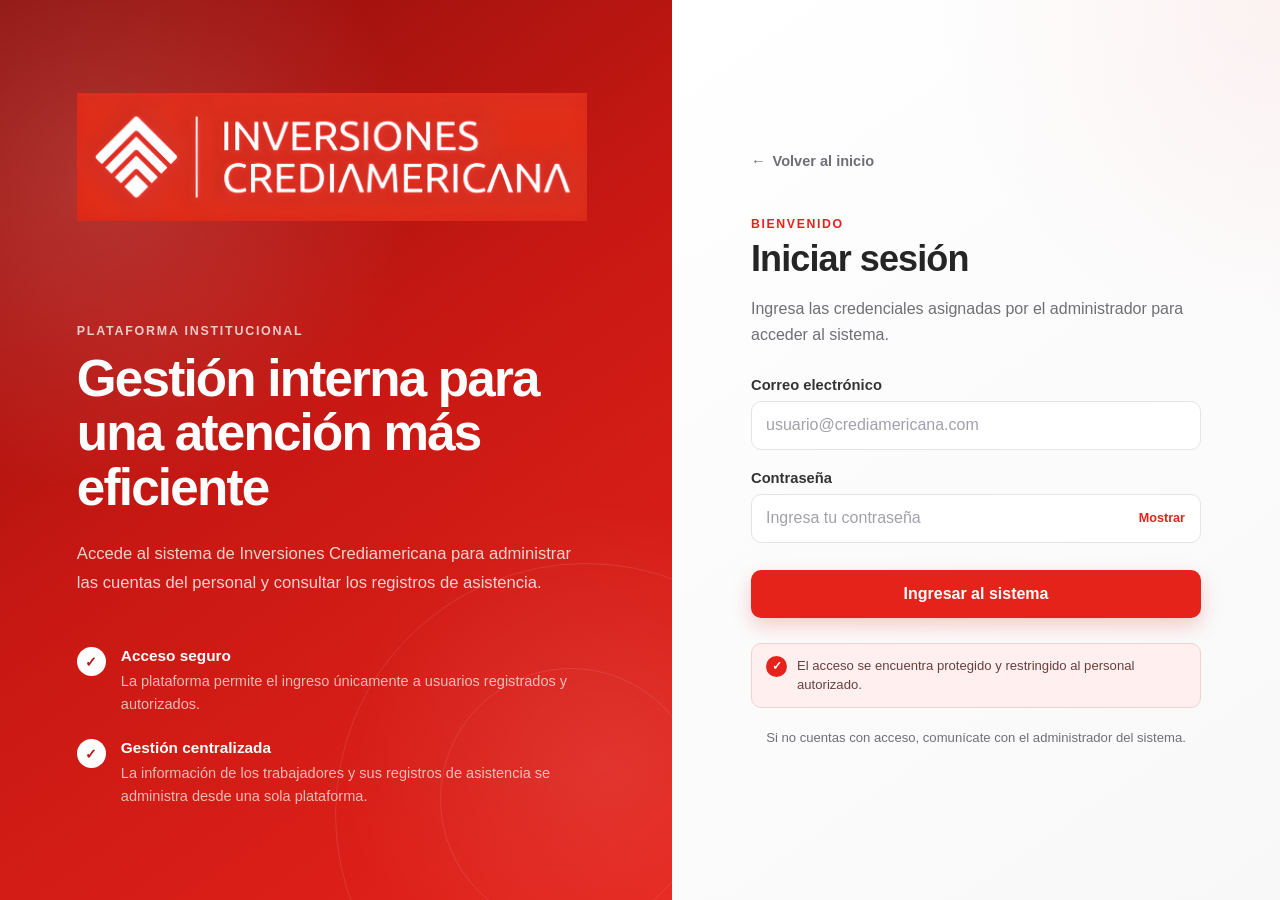
<file: frontend/pages/usuarios.html>
<!DOCTYPE html>
<html lang="es">
<head>
    <meta charset="UTF-8">
    <meta name="viewport" content="width=device-width, initial-scale=1.0">
    <meta name="description" content="Administración de usuarios de Inversiones Crediamericana.">

    <title>Administración de usuarios | Inversiones Crediamericana</title>

    <link rel="stylesheet" href="../css/global.css">
    <link rel="stylesheet" href="../css/dashboard.css">
    <link rel="stylesheet" href="../css/usuarios.css">

    <script src="../js/config.js" defer></script>
    <script src="../js/auth.js" defer></script>
    <script src="../js/usuarios.js" defer></script>
</head>
<body class="dashboard-page users-page">
    <div id="sidebarOverlay" class="sidebar-overlay" aria-hidden="true"></div>

    <aside id="sidebar" class="sidebar" aria-label="Navegación principal">
        <div class="sidebar-brand">
            <a href="../dashboard.html" aria-label="Ir al panel principal">
                <img src="../assets/images/logo-crediamericana.png" alt="Inversiones Crediamericana">
            </a>
        </div>

        <nav class="sidebar-nav">
            <p class="nav-section-title">Menú principal</p>

            <a class="nav-link" href="../dashboard.html">
                <span class="nav-icon" aria-hidden="true">⌂</span>
                <span>Panel principal</span>
            </a>

            <a class="nav-link active" href="usuarios.html" aria-current="page">
                <span class="nav-icon" aria-hidden="true">♟</span>
                <span>Usuarios</span>
            </a>

            <a class="nav-link" href="asistencia.html">
                <span class="nav-icon" aria-hidden="true">✓</span>
                <span>Entrada y salida</span>
            </a>

            <a class="nav-link" href="historial.html">
                <span class="nav-icon" aria-hidden="true">▤</span>
                <span>Historial</span>
            </a>
        </nav>

        <div class="sidebar-footer">
            <div class="sidebar-user">
                <span id="sidebarAvatar" class="user-avatar" aria-hidden="true">A</span>
                <div class="user-summary">
                    <strong id="sidebarUserName">Usuario</strong>
                    <span id="sidebarUserRole">Administrador</span>
                </div>
            </div>

            <button id="sidebarLogoutButton" class="sidebar-logout" type="button">
                <span aria-hidden="true">↪</span>
                Cerrar sesión
            </button>
        </div>
    </aside>

    <div class="app-content">
        <header class="topbar">
            <div class="topbar-left">
                <button id="menuButton" class="menu-button" type="button" aria-label="Abrir menú" aria-controls="sidebar" aria-expanded="false">
                    <span></span><span></span><span></span>
                </button>

                <div>
                    <p class="topbar-eyebrow">Administración</p>
                    <h1>Gestión de usuarios</h1>
                </div>
            </div>

            <div class="topbar-actions">
                <div class="current-date">
                    <span aria-hidden="true">◷</span>
                    <span id="currentDate">Cargando fecha...</span>
                </div>

                <div class="profile-menu-wrapper">
                    <button id="profileButton" class="profile-button" type="button" aria-haspopup="true" aria-expanded="false">
                        <span id="topbarAvatar" class="user-avatar small" aria-hidden="true">A</span>
                        <span class="profile-copy">
                            <strong id="topbarUserName">Usuario</strong>
                            <small id="topbarUserRole">Administrador</small>
                        </span>
                        <span class="profile-chevron" aria-hidden="true">⌄</span>
                    </button>

                    <div id="profileDropdown" class="profile-dropdown hidden">
                        <div class="dropdown-user-data">
                            <strong id="dropdownUserName">Usuario</strong>
                            <span id="dropdownUserEmail">correo@empresa.com</span>
                        </div>
                        <button id="logoutButton" type="button">
                            <span aria-hidden="true">↪</span>
                            Cerrar sesión
                        </button>
                    </div>
                </div>
            </div>
        </header>

        <main class="users-main">
            <div id="pageAlert" class="page-alert hidden" role="alert" aria-live="polite"></div>

            <section class="users-hero">
                <div>
                    <span class="users-eyebrow">Personal autorizado</span>
                    <h2>Administración de cuentas</h2>
                    <p>
                        Registra trabajadores, actualiza sus datos y controla el estado de acceso de cada cuenta.
                    </p>
                </div>

                <button id="openCreateModalButton" class="btn btn-primary" type="button">
                    <span aria-hidden="true">＋</span>
                    Nuevo usuario
                </button>
            </section>

            <section class="users-summary-grid" aria-label="Resumen de usuarios">
                <article class="users-summary-card">
                    <span class="summary-icon red" aria-hidden="true">♟</span>
                    <div>
                        <p>Total de usuarios</p>
                        <strong id="totalUsers">--</strong>
                        <span>Cuentas registradas</span>
                    </div>
                </article>

                <article class="users-summary-card">
                    <span class="summary-icon green" aria-hidden="true">✓</span>
                    <div>
                        <p>Usuarios activos</p>
                        <strong id="activeUsers">--</strong>
                        <span>Con acceso permitido</span>
                    </div>
                </article>

                <article class="users-summary-card">
                    <span class="summary-icon gray" aria-hidden="true">×</span>
                    <div>
                        <p>Usuarios inactivos</p>
                        <strong id="inactiveUsers">--</strong>
                        <span>Con acceso restringido</span>
                    </div>
                </article>
            </section>

            <section class="users-content-card">
                <div class="users-toolbar">
                    <div class="search-wrapper">
                        <span class="search-icon" aria-hidden="true">⌕</span>
                        <input id="searchInput" type="search" placeholder="Buscar por nombre, documento o correo" aria-label="Buscar usuarios">
                    </div>

                    <div class="filters-wrapper">
                        <select id="roleFilter" aria-label="Filtrar por rol">
                            <option value="all">Todos los roles</option>
                            <option value="Admin">Administradores</option>
                            <option value="Worker">Trabajadores</option>
                        </select>

                        <select id="statusFilter" aria-label="Filtrar por estado">
                            <option value="all">Todos los estados</option>
                            <option value="active">Activos</option>
                            <option value="inactive">Inactivos</option>
                        </select>

                        <button id="refreshButton" class="refresh-button" type="button" aria-label="Actualizar usuarios" title="Actualizar usuarios">
                            <span class="refresh-icon" aria-hidden="true">↻</span>
                        </button>
                    </div>
                </div>

                <div id="loadingState" class="users-state">
                    <span class="large-loader" aria-hidden="true"></span>
                    <strong>Cargando usuarios</strong>
                    <p>Estamos consultando la información registrada.</p>
                </div>

                <div id="emptyState" class="users-state hidden">
                    <span class="empty-state-icon" aria-hidden="true">♟</span>
                    <strong>No se encontraron usuarios</strong>
                    <p id="emptyStateText">Todavía no existen cuentas registradas.</p>
                </div>

                <div id="tableContainer" class="table-container hidden">
                    <table class="users-table">
                        <thead>
                            <tr>
                                <th>Usuario</th>
                                <th>Documento</th>
                                <th>Rol</th>
                                <th>Estado</th>
                                <th>Registro</th>
                                <th class="actions-column">Acciones</th>
                            </tr>
                        </thead>
                        <tbody id="usersTableBody"></tbody>
                    </table>
                </div>

                <div id="mobileUsersList" class="mobile-users-list hidden"></div>

                <footer class="table-footer">
                    <p id="resultsText">Mostrando 0 usuarios</p>
                </footer>
            </section>
        </main>
    </div>

    <div id="userModal" class="modal-backdrop hidden" role="dialog" aria-modal="true" aria-labelledby="userModalTitle">
        <div class="modal-card">
            <header class="modal-header">
                <div>
                    <span class="modal-eyebrow">Cuenta de acceso</span>
                    <h2 id="userModalTitle">Registrar usuario</h2>
                </div>
                <button id="closeUserModalButton" class="modal-close" type="button" aria-label="Cerrar formulario">×</button>
            </header>

            <form id="userForm" novalidate>
                <input id="userId" type="hidden">

                <div id="modalAlert" class="alert alert-danger hidden" role="alert" aria-live="polite"></div>

                <div class="form-grid">
                    <div class="form-field">
                        <label for="name">Nombres</label>
                        <input class="form-control" id="name" name="name" type="text" maxlength="50" placeholder="Ej. Carlos" required>
                        <small class="field-error" data-error-for="name"></small>
                    </div>

                    <div class="form-field">
                        <label for="lastName">Apellidos</label>
                        <input class="form-control" id="lastName" name="lastName" type="text" maxlength="50" placeholder="Ej. Mendoza Rojas" required>
                        <small class="field-error" data-error-for="lastName"></small>
                    </div>

                    <div class="form-field">
                        <label for="documentNumber">Número de documento</label>
                        <input class="form-control" id="documentNumber" name="documentNumber" type="text" inputmode="numeric" minlength="8" maxlength="20" placeholder="Ej. 74859632" required>
                        <small class="field-error" data-error-for="documentNumber"></small>
                    </div>

                    <div class="form-field">
                        <label for="email">Correo electrónico</label>
                        <input class="form-control" id="email" name="email" type="email" inputmode="email" maxlength="100" placeholder="usuario@crediamericana.com" required>
                        <small class="field-error" data-error-for="email"></small>
                    </div>

                    <div id="passwordField" class="form-field">
                        <label for="password">Contraseña inicial</label>
                        <div class="password-field-wrapper">
                            <input class="form-control" id="password" name="password" type="password" minlength="8" autocomplete="new-password" placeholder="Mínimo 8 caracteres">
                            <button id="toggleUserPassword" type="button" aria-label="Mostrar contraseña">Mostrar</button>
                        </div>
                        <small class="field-hint">Debe contener al menos 8 caracteres.</small>
                        <small class="field-error" data-error-for="password"></small>
                    </div>

                    <div class="form-field">
                        <label for="role">Rol del usuario</label>
                        <select class="form-control" id="role" name="role" required>
                            <option value="Worker">Trabajador</option>
                            <option value="Admin">Administrador</option>
                        </select>
                        <small class="field-error" data-error-for="role"></small>
                    </div>
                </div>

                <footer class="modal-actions">
                    <button id="cancelUserButton" class="btn btn-secondary" type="button">Cancelar</button>
                    <button id="saveUserButton" class="btn btn-primary" type="submit">
                        <span id="saveUserButtonText">Registrar usuario</span>
                        <span id="saveUserLoader" class="loader hidden" aria-hidden="true"></span>
                    </button>
                </footer>
            </form>
        </div>
    </div>

    <div id="statusModal" class="modal-backdrop hidden" role="dialog" aria-modal="true" aria-labelledby="statusModalTitle">
        <div class="confirmation-card">
            <span id="statusConfirmationIcon" class="confirmation-icon" aria-hidden="true">!</span>
            <h2 id="statusModalTitle">Cambiar estado</h2>
            <p id="statusModalText">¿Deseas cambiar el estado de este usuario?</p>
            <div class="confirmation-actions">
                <button id="cancelStatusButton" class="btn btn-secondary" type="button">Cancelar</button>
                <button id="confirmStatusButton" class="btn btn-primary" type="button">
                    <span id="confirmStatusButtonText">Confirmar</span>
                    <span id="statusLoader" class="loader hidden" aria-hidden="true"></span>
                </button>
            </div>
        </div>
    </div>
</body>
</html>
</file>
<file: frontend/css/global.css>
:root {
    /* Identidad corporativa */
    --color-primary: #e5231b;
    --color-primary-dark: #bd1813;
    --color-primary-deep: #8f100d;
    --color-primary-soft: #fff0ef;
    --color-secondary: #f0443d;
    --color-accent: #e5231b;
    --color-accent-dark: #b81410;

    /* Superficies */
    --color-background: #f7f7f8;
    --color-surface: #ffffff;
    --color-surface-soft: #fff4f3;

    /* Texto y bordes */
    --color-text: #252525;
    --color-text-muted: #6f6f75;
    --color-border: #e4e4e7;
    --color-border-dark: #d1d1d5;

    /* Estados */
    --color-success: #16835c;
    --color-danger: #c92a32;
    --color-warning: #dc8c16;

    /* Sombras */
    --shadow-small: 0 5px 18px rgba(120, 20, 16, 0.08);
    --shadow-medium: 0 16px 45px rgba(120, 20, 16, 0.14);

    /* Medidas */
    --border-radius-small: 10px;
    --border-radius-medium: 16px;
    --border-radius-large: 24px;
    --sidebar-width: 275px;
    --transition: 180ms ease;
}

* {
    box-sizing: border-box;
    margin: 0;
    padding: 0;
}

html {
    scroll-behavior: smooth;
}

body {
    min-height: 100vh;
    color: var(--color-text);
    background: var(--color-background);
    font-family: Inter, "Segoe UI", Arial, sans-serif;
    text-rendering: optimizeLegibility;
    -webkit-font-smoothing: antialiased;
}

button,
input,
select,
textarea {
    font: inherit;
}

button,
a {
    -webkit-tap-highlight-color: transparent;
}

button {
    border: 0;
}

a {
    color: inherit;
    text-decoration: none;
}

img {
    display: block;
    max-width: 100%;
}

.hidden {
    display: none !important;
}

.container {
    width: min(1180px, calc(100% - 40px));
    margin-inline: auto;
}

.btn {
    display: inline-flex;
    align-items: center;
    justify-content: center;
    gap: 9px;
    min-height: 48px;
    padding: 11px 20px;
    border-radius: var(--border-radius-small);
    font-weight: 700;
    cursor: pointer;
    transition:
        transform var(--transition),
        background-color var(--transition),
        box-shadow var(--transition),
        opacity var(--transition);
}

.btn:hover {
    transform: translateY(-1px);
}

.btn:active {
    transform: translateY(0);
}

.btn:disabled {
    cursor: not-allowed;
    opacity: 0.65;
    transform: none;
}

.btn-primary {
    color: #ffffff;
    background: var(--color-primary);
    box-shadow: 0 8px 20px rgba(229, 35, 27, 0.22);
}

.btn-primary:hover {
    background: var(--color-primary-dark);
    box-shadow: 0 10px 24px rgba(189, 24, 19, 0.28);
}

.btn-accent {
    color: #ffffff;
    background: var(--color-accent);
}

.btn-accent:hover {
    background: var(--color-accent-dark);
}

.btn-secondary {
    color: var(--color-primary);
    background: var(--color-primary-soft);
}

.form-field {
    display: grid;
    gap: 8px;
}

.form-field label {
    color: #333333;
    font-size: 0.92rem;
    font-weight: 700;
}

.form-control {
    width: 100%;
    min-height: 49px;
    padding: 11px 14px;
    border: 1px solid var(--color-border);
    border-radius: var(--border-radius-small);
    color: var(--color-text);
    background: #ffffff;
    outline: none;
    transition:
        border-color var(--transition),
        box-shadow var(--transition),
        background-color var(--transition);
}

.form-control::placeholder {
    color: #a1a1aa;
}

.form-control:hover {
    border-color: var(--color-border-dark);
}

.form-control:focus {
    border-color: var(--color-primary);
    box-shadow: 0 0 0 4px rgba(229, 35, 27, 0.12);
}

.form-control:disabled {
    cursor: not-allowed;
    color: var(--color-text-muted);
    background: #f2f2f3;
}

.alert {
    padding: 12px 14px;
    border-radius: var(--border-radius-small);
    font-size: 0.92rem;
    line-height: 1.5;
}

.alert-danger {
    color: #8d2028;
    border: 1px solid #f0bdc3;
    background: #fff0f2;
}

.alert-success {
    color: #116044;
    border: 1px solid #a9ddcb;
    background: #edf9f5;
}

.alert-warning {
    color: #8b570d;
    border: 1px solid #efd099;
    background: #fff8e9;
}

.loader {
    width: 19px;
    height: 19px;
    border: 2px solid rgba(255, 255, 255, 0.45);
    border-top-color: #ffffff;
    border-radius: 50%;
    animation: rotate 700ms linear infinite;
}

@keyframes rotate {
    to {
        transform: rotate(360deg);
    }
}

@media (max-width: 600px) {
    .container {
        width: min(100% - 28px, 1180px);
    }
}
</file>
<file: frontend/css/landing.css>
.landing-page {
  background: #fff;
}
.public-container {
  width: min(1180px, calc(100% - 40px));
  margin-inline: auto;
}
.site-header {
  position: fixed;
  z-index: 60;
  inset: 0 0 auto;
  border-bottom: 1px solid transparent;
  transition:
    background 0.2s,
    border-color 0.2s,
    box-shadow 0.2s;
}
.site-header.scrolled {
  border-color: #e9e9eb;
  background: #fffffff2;
  box-shadow: 0 8px 28px #43100c0d;
  backdrop-filter: blur(14px);
}
.header-container {
  display: flex;
  width: min(1240px, calc(100% - 40px));
  min-height: 84px;
  align-items: center;
  justify-content: space-between;
  gap: 25px;
  margin: auto;
}
.public-brand {
  width: 245px;
  padding: 9px 13px;
  border-radius: 10px;
  background: linear-gradient(135deg, #bd1813, #e5231b);
}
.public-brand img {
  width: 100%;
}
.public-navigation {
  display: flex;
  align-items: center;
  gap: 25px;
}
.navigation-link {
  position: relative;
  padding: 10px 0;
  color: #55555b;
  font-size: 0.84rem;
  font-weight: 700;
}
.navigation-link:after {
  position: absolute;
  right: 0;
  bottom: 3px;
  left: 0;
  height: 2px;
  border-radius: 2px;
  background: var(--color-primary);
  content: "";
  transform: scaleX(0);
  transition: transform 0.2s;
}
.navigation-link:hover,
.navigation-link.active {
  color: var(--color-primary);
}
.navigation-link.active:after {
  transform: scaleX(1);
}
.header-actions {
  display: flex;
  align-items: center;
  gap: 10px;
}
.system-access-button {
  display: flex;
  align-items: center;
  gap: 9px;
  padding: 11px 15px;
  border-radius: 10px;
  color: #fff;
  background: var(--color-primary);
  font-size: 0.79rem;
  font-weight: 800;
}
.mobile-menu-button {
  display: none;
  width: 44px;
  height: 44px;
  padding: 10px;
  border: 1px solid var(--color-border);
  border-radius: 10px;
  background: #fff;
}
.mobile-menu-button span {
  display: block;
  height: 2px;
  margin: 5px 0;
  background: #333;
}
.hero-section {
  position: relative;
  overflow: hidden;
  padding: 155px 0 86px;
  background: linear-gradient(150deg, #fff 0%, #fff8f7 65%, #ffefed 100%);
}
.hero-background-shape {
  position: absolute;
  border: 1px solid #e5231b14;
  border-radius: 50%;
}
.shape-one {
  top: 90px;
  right: -220px;
  width: 630px;
  height: 630px;
}
.shape-two {
  right: 80px;
  bottom: -280px;
  width: 440px;
  height: 440px;
}
.hero-container {
  position: relative;
  z-index: 2;
  display: grid;
  grid-template-columns: 1.08fr 0.92fr;
  align-items: center;
  gap: 65px;
}
.public-eyebrow {
  display: block;
  margin-bottom: 15px;
  color: var(--color-primary);
  font-size: 0.72rem;
  font-weight: 900;
  letter-spacing: 0.15em;
  text-transform: uppercase;
}
.hero-content h1 {
  max-width: 710px;
  color: #262326;
  font-size: clamp(2.9rem, 5vw, 5.2rem);
  line-height: 1.02;
  letter-spacing: -0.05em;
}
.hero-content > p {
  max-width: 650px;
  margin-top: 24px;
  color: var(--color-text-muted);
  font-size: 1.04rem;
  line-height: 1.75;
}
.hero-actions {
  display: flex;
  gap: 12px;
  margin-top: 30px;
}
.public-button {
  display: inline-flex;
  min-height: 48px;
  align-items: center;
  justify-content: center;
  gap: 10px;
  padding: 12px 18px;
  border-radius: 10px;
  font-size: 0.82rem;
  font-weight: 850;
  cursor: pointer;
}
.primary-button {
  color: #fff;
  background: var(--color-primary);
  box-shadow: 0 10px 25px #e5231b38;
}
.secondary-button {
  border: 1px solid #e3c4c1;
  color: var(--color-primary);
  background: #fff;
}
.hero-points {
  display: flex;
  flex-wrap: wrap;
  gap: 18px;
  margin-top: 30px;
  color: #5f5b60;
  font-size: 0.76rem;
  font-weight: 700;
}
.hero-points span {
  display: flex;
  align-items: center;
  gap: 7px;
}
.hero-points b {
  display: grid;
  width: 20px;
  height: 20px;
  place-items: center;
  border-radius: 50%;
  color: #fff;
  background: var(--color-primary);
  font-size: 0.65rem;
}
.hero-visual {
  position: relative;
  min-height: 480px;
}
.visual-card {
  border-radius: 24px;
}
.main-visual-card {
  position: absolute;
  inset: 35px 30px 35px 15px;
  display: flex;
  flex-direction: column;
  padding: 36px;
  color: #fff;
  background: linear-gradient(145deg, #8f100d, #c91813 55%, #e5231b);
  box-shadow: 0 30px 60px #8f100d38;
}
.visual-label {
  font-size: 0.72rem;
  font-weight: 800;
  letter-spacing: 0.13em;
  text-transform: uppercase;
  color: #ffffffb5;
}
.main-visual-card > strong {
  max-width: 390px;
  margin-top: 12px;
  font-size: 2.05rem;
  line-height: 1.18;
}
.progress-illustration {
  display: flex;
  height: 170px;
  align-items: flex-end;
  gap: 15px;
  margin-top: auto;
}
.progress-illustration span {
  flex: 1;
  border: 1px solid #ffffff31;
  border-radius: 13px 13px 4px 4px;
  background: #ffffff18;
}
.progress-illustration span:nth-child(1) {
  height: 35%;
}
.progress-illustration span:nth-child(2) {
  height: 53%;
}
.progress-illustration span:nth-child(3) {
  height: 72%;
}
.progress-illustration span:nth-child(4) {
  height: 94%;
  background: #fff;
}
.visual-footer {
  display: flex;
  justify-content: space-between;
  margin-top: 22px;
  color: #ffffffb8;
  font-size: 0.68rem;
  text-transform: uppercase;
}
.floating-card {
  position: absolute;
  display: flex;
  align-items: center;
  gap: 10px;
  padding: 13px 15px;
  border: 1px solid #eee;
  border-radius: 13px;
  background: #fff;
  box-shadow: 0 18px 40px #47120d21;
}
.floating-card-top {
  top: 9px;
  right: -15px;
}
.floating-card-bottom {
  bottom: 4px;
  left: -18px;
}
.floating-icon {
  display: grid;
  width: 37px;
  height: 37px;
  place-items: center;
  border-radius: 10px;
  color: #fff;
  background: var(--color-primary);
  font-weight: 900;
}
.floating-icon.light {
  color: var(--color-primary);
  background: var(--color-primary-soft);
}
.floating-card small,
.floating-card strong {
  display: block;
}
.floating-card small {
  color: var(--color-text-muted);
  font-size: 0.65rem;
}
.floating-card strong {
  margin-top: 3px;
  font-size: 0.78rem;
}
.trust-strip {
  border-block: 1px solid var(--color-border);
  background: #fff;
}
.trust-grid {
  display: grid;
  grid-template-columns: repeat(3, 1fr);
}
.trust-grid article {
  display: flex;
  gap: 14px;
  padding: 27px 25px;
  border-right: 1px solid var(--color-border);
}
.trust-grid article:last-child {
  border-right: 0;
}
.trust-grid article > span {
  color: var(--color-primary);
  font-size: 0.75rem;
  font-weight: 900;
}
.trust-grid strong {
  font-size: 0.88rem;
}
.trust-grid p {
  margin-top: 5px;
  color: var(--color-text-muted);
  font-size: 0.75rem;
  line-height: 1.45;
}
.public-section {
  padding: 95px 0;
}
.about-grid,
.process-grid {
  display: grid;
  grid-template-columns: 1fr 1fr;
  align-items: center;
  gap: 80px;
}
.about-visual {
  position: relative;
  min-height: 470px;
}
.about-red-panel {
  position: absolute;
  inset: 0 55px 38px 0;
  display: grid;
  overflow: hidden;
  place-items: center;
  border-radius: 24px;
  background: linear-gradient(145deg, #94100d, #e5231b);
}
.about-logo {
  display: block;
  width: min(88%, 520px);
  height: auto;
}
.about-symbol {
  position: absolute;
  border: 20px solid #ffffffd9;
  transform: rotate(45deg);
}
.symbol-large {
  right: 95px;
  bottom: 160px;
  width: 190px;
  height: 190px;
  border-right: 0;
  border-bottom: 0;
}
.symbol-medium {
  right: 130px;
  bottom: 100px;
  width: 125px;
  height: 125px;
  border-right: 0;
  border-bottom: 0;
}
.symbol-small {
  right: 165px;
  bottom: 45px;
  width: 65px;
  height: 65px;
}
.about-message-card {
  position: absolute;
  right: 0;
  bottom: 0;
  width: 285px;
  padding: 21px;
  border: 1px solid var(--color-border);
  border-radius: 15px;
  background: #fff;
  box-shadow: var(--shadow-medium);
}
.about-message-card span,
.about-message-card strong {
  display: block;
}
.about-message-card span {
  color: var(--color-primary);
  font-size: 0.68rem;
  font-weight: 850;
  text-transform: uppercase;
}
.about-message-card strong {
  margin-top: 7px;
  line-height: 1.45;
}
.section-content h2,
.centered-heading h2 {
  color: #282528;
  font-size: clamp(2rem, 3.7vw, 3.45rem);
  line-height: 1.1;
  letter-spacing: -0.04em;
}
.section-content > p,
.centered-heading > p {
  margin-top: 20px;
  color: var(--color-text-muted);
  line-height: 1.75;
}
.values-grid {
  display: grid;
  grid-template-columns: 1fr 1fr;
  gap: 13px;
  margin-top: 25px;
}
.values-grid article {
  display: flex;
  gap: 10px;
  padding: 15px;
  border: 1px solid var(--color-border);
  border-radius: 12px;
}
.values-grid article > span {
  display: grid;
  width: 26px;
  height: 26px;
  place-items: center;
  border-radius: 8px;
  color: #fff;
  background: var(--color-primary);
  font-size: 0.74rem;
}
.values-grid strong {
  font-size: 0.82rem;
}
.values-grid p {
  margin-top: 4px;
  color: var(--color-text-muted);
  font-size: 0.72rem;
  line-height: 1.45;
}
.services-section {
  background: #f7f7f8;
}
.centered-heading {
  max-width: 750px;
  margin: 0 auto;
  text-align: center;
}
.services-grid {
  display: grid;
  grid-template-columns: repeat(3, 1fr);
  gap: 18px;
  margin-top: 45px;
}
.service-card {
  position: relative;
  min-height: 340px;
  padding: 27px;
  border: 1px solid var(--color-border);
  border-radius: 18px;
  background: #fff;
  box-shadow: var(--shadow-small);
  transition:
    transform 0.2s,
    box-shadow 0.2s;
}
.service-card:hover {
  transform: translateY(-5px);
  box-shadow: var(--shadow-medium);
}
.service-card.featured-service {
  border-color: #efbfbc;
}
.service-number {
  position: absolute;
  top: 24px;
  right: 25px;
  color: #bbb;
  font-size: 0.7rem;
  font-weight: 900;
}
.service-icon {
  display: grid;
  width: 52px;
  height: 52px;
  place-items: center;
  border-radius: 14px;
  color: var(--color-primary);
  background: var(--color-primary-soft);
  font-size: 1.25rem;
  font-weight: 900;
}
.service-card h3 {
  margin-top: 35px;
  font-size: 1.25rem;
}
.service-card p {
  margin-top: 13px;
  color: var(--color-text-muted);
  font-size: 0.85rem;
  line-height: 1.7;
}
.service-card a {
  display: inline-flex;
  gap: 8px;
  margin-top: 28px;
  color: var(--color-primary);
  font-size: 0.78rem;
  font-weight: 850;
}
.process-section {
  background: #fff;
}
.process-copy .public-button {
  margin-top: 28px;
}
.process-steps {
  display: grid;
  gap: 12px;
}
.process-steps article {
  display: flex;
  gap: 16px;
  padding: 19px;
  border: 1px solid var(--color-border);
  border-radius: 14px;
  background: #fff;
  box-shadow: var(--shadow-small);
}
.process-steps article > span {
  display: grid;
  flex: 0 0 auto;
  width: 40px;
  height: 40px;
  place-items: center;
  border-radius: 12px;
  color: #fff;
  background: var(--color-primary);
  font-weight: 900;
}
.process-steps h3 {
  font-size: 0.91rem;
}
.process-steps p {
  margin-top: 6px;
  color: var(--color-text-muted);
  font-size: 0.76rem;
  line-height: 1.5;
}
.contact-section {
  padding-top: 35px;
}
.contact-card {
  display: grid;
  grid-template-columns: 0.85fr 1.15fr;
  overflow: hidden;
  border-radius: 24px;
  background: linear-gradient(145deg, #8f100d, #d51c16);
  box-shadow: 0 25px 60px #8f100d32;
}
.contact-copy {
  padding: 50px 42px;
  color: #fff;
}
.light-eyebrow {
  color: #ffffffb8;
}
.contact-copy h2 {
  font-size: clamp(2rem, 3vw, 3.2rem);
  line-height: 1.1;
}
.contact-copy > p {
  margin-top: 18px;
  color: #ffffffbf;
  line-height: 1.7;
}
.contact-note {
  display: flex;
  gap: 10px;
  margin-top: 30px;
  padding: 14px;
  border: 1px solid #ffffff30;
  border-radius: 12px;
  background: #ffffff12;
}
.contact-note > span {
  display: grid;
  flex: 0 0 auto;
  width: 24px;
  height: 24px;
  place-items: center;
  border: 1px solid #ffffff80;
  border-radius: 50%;
  font-size: 0.72rem;
}
.contact-note p {
  color: #ffffffb5;
  font-size: 0.72rem;
  line-height: 1.5;
}
.contact-form {
  padding: 35px;
  background: #fff;
}
.contact-form-grid {
  display: grid;
  grid-template-columns: 1fr 1fr;
  gap: 15px;
}
.public-form-field {
  display: grid;
  gap: 7px;
}
.public-form-field.full-width {
  grid-column: 1/-1;
}
.public-form-field label {
  font-size: 0.75rem;
  font-weight: 750;
}
.public-form-field input,
.public-form-field select,
.public-form-field textarea {
  width: 100%;
  padding: 11px 12px;
  border: 1px solid var(--color-border);
  border-radius: 9px;
  background: #fff;
  outline: none;
  resize: vertical;
}
.public-form-field input:focus,
.public-form-field select:focus,
.public-form-field textarea:focus {
  border-color: var(--color-primary);
  box-shadow: 0 0 0 4px #e5231b17;
}
.privacy-check {
  display: flex;
  align-items: flex-start;
  gap: 9px;
  margin-top: 16px;
  color: var(--color-text-muted);
  font-size: 0.72rem;
  line-height: 1.45;
}
.privacy-check input {
  margin-top: 2px;
  accent-color: var(--color-primary);
}
.form-button {
  width: 100%;
  margin-top: 18px;
  color: #fff;
  background: var(--color-primary);
}
.contact-alert {
  margin-bottom: 15px;
  padding: 11px;
  border: 1px solid #efd099;
  border-radius: 9px;
  color: #83510c;
  background: #fff8e9;
  font-size: 0.78rem;
}
.public-footer {
  margin-top: 85px;
  color: #fff;
  background: #2a0b09;
}
.footer-grid {
  display: grid;
  grid-template-columns: 1.5fr 0.7fr 0.8fr;
  gap: 65px;
  padding-block: 52px;
}
.footer-brand img {
  width: 300px;
}
.footer-brand p {
  max-width: 450px;
  margin-top: 18px;
  color: #ffffff9e;
  font-size: 0.78rem;
  line-height: 1.65;
}
.footer-links {
  display: grid;
  align-content: start;
  gap: 11px;
}
.footer-links strong {
  margin-bottom: 5px;
}
.footer-links a,
.footer-links span {
  color: #ffffff99;
  font-size: 0.76rem;
}
.footer-links a:hover {
  color: #fff;
}
.footer-bottom {
  display: flex;
  justify-content: space-between;
  padding-block: 18px;
  border-top: 1px solid #ffffff18;
  color: #ffffff78;
  font-size: 0.7rem;
}
.back-to-top {
  position: fixed;
  z-index: 55;
  right: 24px;
  bottom: 24px;
  display: grid;
  width: 44px;
  height: 44px;
  place-items: center;
  border-radius: 12px;
  color: #fff;
  background: var(--color-primary);
  box-shadow: 0 10px 25px #8f100d40;
  cursor: pointer;
}
@media (max-width: 980px) {
  .public-navigation {
    position: absolute;
    top: 76px;
    right: 20px;
    left: 20px;
    display: none;
    align-items: stretch;
    flex-direction: column;
    gap: 2px;
    padding: 14px;
    border: 1px solid var(--color-border);
    border-radius: 13px;
    background: #fff;
    box-shadow: var(--shadow-medium);
  }
  .public-navigation.open {
    display: flex;
  }
  .navigation-link {
    padding: 11px;
  }
  .mobile-menu-button {
    display: block;
  }
  .hero-container,
  .about-grid,
  .process-grid,
  .contact-card {
    grid-template-columns: 1fr;
  }
  .hero-visual {
    min-height: 440px;
  }
  .about-grid {
    gap: 45px;
  }
  .about-visual {
    min-height: 420px;
  }
  .contact-copy {
    padding-bottom: 28px;
  }
  .services-grid {
    grid-template-columns: 1fr;
  }
  .footer-grid {
    grid-template-columns: 1.4fr 1fr;
    gap: 35px;
  }
  .footer-brand {
    grid-column: 1/-1;
  }
}
@media (max-width: 700px) {
  .public-container,
  .header-container {
    width: min(100% - 28px, 1180px);
  }
  .header-container {
    min-height: 72px;
  }
  .public-brand {
    width: 190px;
  }
  .system-access-button {
    width: 44px;
    height: 44px;
    padding: 0;
  }
  .system-access-button #systemAccessText {
    display: none;
  }
  .hero-section {
    padding: 125px 0 65px;
  }
  .hero-container {
    gap: 35px;
  }
  .hero-content h1 {
    font-size: 2.75rem;
  }
  .hero-actions {
    align-items: stretch;
    flex-direction: column;
  }
  .hero-visual {
    min-height: 390px;
  }
  .main-visual-card {
    inset: 20px 8px;
  }
  .main-visual-card > strong {
    font-size: 1.7rem;
  }
  .floating-card-top {
    right: 0;
  }
  .floating-card-bottom {
    left: 0;
  }
  .trust-grid {
    grid-template-columns: 1fr;
  }
  .trust-grid article {
    border-right: 0;
    border-bottom: 1px solid var(--color-border);
  }
  .public-section {
    padding: 70px 0;
  }
  .values-grid,
  .contact-form-grid {
    grid-template-columns: 1fr;
  }
  .contact-form {
    padding: 27px 20px;
  }
  .public-form-field.full-width {
    grid-column: auto;
  }
  .footer-grid {
    grid-template-columns: 1fr;
  }
  .footer-brand {
    grid-column: auto;
  }
  .footer-bottom {
    align-items: flex-start;
    flex-direction: column;
    gap: 8px;
  }
}
@media (max-width: 450px) {
  .hero-content h1 {
    font-size: 2.35rem;
  }
  .hero-visual {
    min-height: 355px;
  }
  .floating-card {
    display: none;
  }
  .main-visual-card {
    inset: 0;
  }
  .progress-illustration {
    height: 120px;
  }
  .about-visual {
    min-height: 355px;
  }
  .about-red-panel {
    right: 20px;
  }
  .about-message-card {
    width: 245px;
  }
  .contact-copy {
    padding: 35px 25px;
  }
}
</file>
<file: frontend/css/dashboard.css>
.dashboard-page {
    background: #f5f5f6;
}

.sidebar {
    position: fixed;
    z-index: 50;
    inset: 0 auto 0 0;
    display: flex;
    width: var(--sidebar-width);
    flex-direction: column;
    color: #ffffff;
    background:
        radial-gradient(circle at 10% 5%, rgba(255, 255, 255, 0.1), transparent 25%),
        linear-gradient(180deg, #b81712 0%, #94100d 100%);
    box-shadow: 10px 0 35px rgba(100, 15, 12, 0.12);
    transition: transform 220ms ease;
}

.sidebar-brand {
    display: grid;
    min-height: 118px;
    padding: 25px 22px;
    border-bottom: 1px solid rgba(255, 255, 255, 0.11);
    place-items: center;
}

.sidebar-brand img {
    width: 100%;
    height: auto;
}

.sidebar-nav {
    display: grid;
    gap: 7px;
    padding: 25px 17px;
}

.nav-section-title {
    margin: 0 12px 8px;
    color: rgba(255, 255, 255, 0.57);
    font-size: 0.71rem;
    font-weight: 800;
    letter-spacing: 0.13em;
    text-transform: uppercase;
}

.nav-link {
    display: flex;
    min-height: 48px;
    align-items: center;
    gap: 13px;
    padding: 11px 14px;
    border-radius: 11px;
    color: rgba(255, 255, 255, 0.76);
    font-size: 0.92rem;
    font-weight: 650;
    transition: color var(--transition), background-color var(--transition), transform var(--transition);
}

.nav-link:hover {
    color: #ffffff;
    background: rgba(255, 255, 255, 0.1);
    transform: translateX(2px);
}

.nav-link.active {
    color: var(--color-primary-dark);
    background: #ffffff;
    box-shadow: 0 10px 25px rgba(70, 8, 7, 0.18);
}

.nav-icon {
    display: grid;
    width: 26px;
    height: 26px;
    place-items: center;
    border-radius: 8px;
    background: rgba(255, 255, 255, 0.12);
    font-size: 1rem;
}

.nav-link.active .nav-icon {
    color: #ffffff;
    background: var(--color-primary);
}

.sidebar-footer {
    margin-top: auto;
    padding: 18px 17px 22px;
    border-top: 1px solid rgba(255, 255, 255, 0.11);
}

.sidebar-user {
    display: flex;
    align-items: center;
    gap: 11px;
    padding: 8px 7px 16px;
}

.user-avatar {
    display: grid;
    flex: 0 0 auto;
    width: 42px;
    height: 42px;
    place-items: center;
    border: 2px solid rgba(255, 255, 255, 0.38);
    border-radius: 13px;
    color: var(--color-primary-dark);
    background: #ffffff;
    font-weight: 900;
}

.user-avatar.small {
    width: 38px;
    height: 38px;
    border: 0;
    color: #ffffff;
    background: var(--color-primary);
}

.user-summary {
    min-width: 0;
}

.user-summary strong,
.user-summary span {
    display: block;
    overflow: hidden;
    text-overflow: ellipsis;
    white-space: nowrap;
}

.user-summary strong {
    font-size: 0.86rem;
}

.user-summary span {
    margin-top: 3px;
    color: rgba(255, 255, 255, 0.61);
    font-size: 0.75rem;
}

.sidebar-logout {
    display: flex;
    width: 100%;
    min-height: 42px;
    align-items: center;
    justify-content: center;
    gap: 8px;
    border: 1px solid rgba(255, 255, 255, 0.17);
    border-radius: 10px;
    color: #ffffff;
    background: rgba(255, 255, 255, 0.07);
    font-weight: 700;
    cursor: pointer;
}

.sidebar-logout:hover {
    background: rgba(255, 255, 255, 0.14);
}

.app-content {
    min-height: 100vh;
    margin-left: var(--sidebar-width);
}

.topbar {
    position: sticky;
    z-index: 30;
    top: 0;
    display: flex;
    min-height: 86px;
    align-items: center;
    justify-content: space-between;
    gap: 20px;
    padding: 17px 34px;
    border-bottom: 1px solid var(--color-border);
    background: rgba(255, 255, 255, 0.94);
    backdrop-filter: blur(15px);
}

.topbar-left,
.topbar-actions,
.profile-button,
.current-date {
    display: flex;
    align-items: center;
}

.topbar-left {
    gap: 15px;
}

.topbar-eyebrow {
    margin-bottom: 2px;
    color: var(--color-primary);
    font-size: 0.69rem;
    font-weight: 850;
    letter-spacing: 0.12em;
    text-transform: uppercase;
}

.topbar h1 {
    font-size: 1.35rem;
    line-height: 1.2;
}

.topbar-actions {
    gap: 25px;
}

.current-date {
    gap: 8px;
    color: var(--color-text-muted);
    font-size: 0.84rem;
    font-weight: 600;
}

.profile-menu-wrapper {
    position: relative;
}

.profile-button {
    gap: 10px;
    padding: 5px 6px;
    border-radius: 12px;
    background: transparent;
    cursor: pointer;
}

.profile-button:hover {
    background: var(--color-primary-soft);
}

.profile-copy {
    display: grid;
    min-width: 110px;
    text-align: left;
}

.profile-copy strong {
    overflow: hidden;
    font-size: 0.84rem;
    text-overflow: ellipsis;
    white-space: nowrap;
}

.profile-copy small {
    margin-top: 2px;
    color: var(--color-text-muted);
    font-size: 0.7rem;
}

.profile-chevron {
    color: var(--color-text-muted);
}

.profile-dropdown {
    position: absolute;
    top: calc(100% + 12px);
    right: 0;
    width: 245px;
    overflow: hidden;
    border: 1px solid var(--color-border);
    border-radius: 13px;
    background: #ffffff;
    box-shadow: var(--shadow-medium);
}

.dropdown-user-data {
    padding: 16px;
    border-bottom: 1px solid var(--color-border);
}

.dropdown-user-data strong,
.dropdown-user-data span {
    display: block;
    overflow: hidden;
    text-overflow: ellipsis;
    white-space: nowrap;
}

.dropdown-user-data strong {
    font-size: 0.9rem;
}

.dropdown-user-data span {
    margin-top: 5px;
    color: var(--color-text-muted);
    font-size: 0.76rem;
}

.profile-dropdown button {
    display: flex;
    width: 100%;
    align-items: center;
    gap: 9px;
    padding: 13px 16px;
    color: var(--color-danger);
    background: #ffffff;
    font-weight: 700;
    cursor: pointer;
}

.profile-dropdown button:hover {
    background: #fff3f3;
}

.menu-button {
    display: none;
    width: 42px;
    height: 42px;
    padding: 10px;
    border: 1px solid var(--color-border);
    border-radius: 10px;
    background: #ffffff;
    cursor: pointer;
}

.menu-button span {
    display: block;
    height: 2px;
    margin: 4px 0;
    border-radius: 2px;
    background: var(--color-text);
}

.dashboard-main {
    width: min(1450px, 100%);
    margin-inline: auto;
    padding: 30px 34px 45px;
}

.welcome-card {
    position: relative;
    display: flex;
    min-height: 230px;
    align-items: center;
    overflow: hidden;
    padding: 38px 42px;
    border-radius: 22px;
    color: #ffffff;
    background:
        radial-gradient(circle at 85% 30%, rgba(255, 255, 255, 0.11), transparent 27%),
        linear-gradient(135deg, #94100d 0%, #c91813 52%, #e5231b 100%);
    box-shadow: 0 20px 40px rgba(142, 16, 13, 0.17);
}

.welcome-copy {
    position: relative;
    z-index: 2;
    width: min(710px, 73%);
}

.welcome-label,
.section-label {
    color: rgba(255, 255, 255, 0.73);
    font-size: 0.72rem;
    font-weight: 850;
    letter-spacing: 0.12em;
    text-transform: uppercase;
}

.welcome-copy h2 {
    margin-block: 11px 14px;
    font-size: clamp(2rem, 3.2vw, 3.3rem);
    line-height: 1.08;
}

.welcome-copy p {
    color: rgba(255, 255, 255, 0.77);
    line-height: 1.7;
}

.welcome-decoration {
    position: absolute;
    right: 4%;
    width: 210px;
    height: 150px;
}

.decoration-line,
.decoration-diamond {
    position: absolute;
    display: block;
    border: 14px solid rgba(255, 255, 255, 0.86);
    transform: rotate(45deg);
}

.line-one {
    right: 40px;
    bottom: 50px;
    width: 100px;
    height: 100px;
    border-right: 0;
    border-bottom: 0;
}

.line-two {
    right: 64px;
    bottom: 20px;
    width: 72px;
    height: 72px;
    border-right: 0;
    border-bottom: 0;
}

.decoration-diamond {
    right: 84px;
    bottom: -2px;
    width: 40px;
    height: 40px;
    border-width: 11px;
}

.summary-grid {
    display: grid;
    grid-template-columns: repeat(3, minmax(0, 1fr));
    gap: 18px;
    margin-top: 22px;
}

.summary-card {
    display: flex;
    min-height: 132px;
    align-items: center;
    gap: 17px;
    padding: 22px;
    border: 1px solid var(--color-border);
    border-radius: 16px;
    background: #ffffff;
    box-shadow: var(--shadow-small);
}

.summary-icon {
    display: grid;
    flex: 0 0 auto;
    width: 50px;
    height: 50px;
    place-items: center;
    border-radius: 14px;
    font-size: 1.25rem;
    font-weight: 900;
}

.summary-icon.red {
    color: var(--color-primary);
    background: var(--color-primary-soft);
}

.summary-icon.green {
    color: var(--color-success);
    background: #eaf8f2;
}

.summary-icon.gray {
    color: #555c64;
    background: #f0f1f2;
}

.summary-card p {
    color: var(--color-text-muted);
    font-size: 0.82rem;
    font-weight: 650;
}

.summary-card strong {
    display: block;
    margin-block: 5px 3px;
    font-size: 1.55rem;
}

.summary-card .text-status {
    color: var(--color-success);
    font-size: 1.25rem;
}

.summary-detail {
    color: #96969d;
    font-size: 0.72rem;
}

.dashboard-grid {
    display: grid;
    grid-template-columns: minmax(0, 1.65fr) minmax(290px, 0.72fr);
    gap: 20px;
    margin-top: 22px;
}

.section-card {
    border: 1px solid var(--color-border);
    border-radius: 17px;
    background: #ffffff;
    box-shadow: var(--shadow-small);
}

.quick-access-section,
.system-status-card {
    padding: 25px;
}

.section-heading {
    display: flex;
    align-items: center;
    justify-content: space-between;
    margin-bottom: 20px;
}

.section-heading .section-label {
    color: var(--color-primary);
}

.section-heading h2 {
    margin-top: 5px;
    font-size: 1.22rem;
}

.quick-access-grid {
    display: grid;
    gap: 12px;
}

.quick-access-card {
    display: grid;
    grid-template-columns: auto 1fr auto;
    align-items: center;
    gap: 15px;
    padding: 17px;
    border: 1px solid var(--color-border);
    border-radius: 14px;
    background: #ffffff;
    transition: border-color var(--transition), transform var(--transition), box-shadow var(--transition);
}

.quick-access-card:hover {
    border-color: #edb9b6;
    transform: translateY(-2px);
    box-shadow: 0 10px 25px rgba(120, 20, 16, 0.09);
}

.quick-icon {
    display: grid;
    width: 45px;
    height: 45px;
    place-items: center;
    border-radius: 12px;
    color: var(--color-primary);
    background: var(--color-primary-soft);
    font-weight: 900;
}

.quick-access-card strong {
    font-size: 0.92rem;
}

.quick-access-card p {
    margin-top: 5px;
    color: var(--color-text-muted);
    font-size: 0.78rem;
    line-height: 1.48;
}

.quick-arrow {
    color: var(--color-primary);
    font-size: 1.15rem;
}

.status-list {
    display: grid;
    gap: 22px;
}

.status-item {
    display: flex;
    align-items: flex-start;
    gap: 12px;
}

.status-dot {
    flex: 0 0 auto;
    width: 10px;
    height: 10px;
    margin-top: 5px;
    border-radius: 50%;
    background: #a1a1aa;
    box-shadow: 0 0 0 5px rgba(161, 161, 170, 0.13);
}

.status-dot.online {
    background: var(--color-success);
    box-shadow: 0 0 0 5px rgba(22, 131, 92, 0.12);
}

.status-dot.offline {
    background: var(--color-danger);
    box-shadow: 0 0 0 5px rgba(201, 42, 50, 0.12);
}

.status-dot.checking {
    animation: pulse 1s ease-in-out infinite alternate;
}

.status-item strong {
    font-size: 0.86rem;
}

.status-item p {
    margin-top: 4px;
    color: var(--color-text-muted);
    font-size: 0.75rem;
    line-height: 1.4;
}

.sidebar-overlay {
    position: fixed;
    z-index: 45;
    inset: 0;
    visibility: hidden;
    background: rgba(20, 20, 22, 0.48);
    opacity: 0;
    transition: opacity 220ms ease, visibility 220ms ease;
}

@keyframes pulse {
    to {
        opacity: 0.4;
    }
}

@media (max-width: 1150px) {
    .dashboard-grid {
        grid-template-columns: 1fr;
    }

    .status-list {
        grid-template-columns: repeat(3, 1fr);
    }
}

@media (max-width: 920px) {
    .sidebar {
        transform: translateX(-100%);
    }

    .sidebar.open {
        transform: translateX(0);
    }

    .sidebar-overlay.open {
        visibility: visible;
        opacity: 1;
    }

    .app-content {
        margin-left: 0;
    }

    .menu-button {
        display: block;
    }

    .summary-grid {
        grid-template-columns: 1fr;
    }
}

@media (max-width: 720px) {
    .topbar {
        padding: 14px 18px;
    }

    .current-date,
    .profile-copy,
    .profile-chevron {
        display: none;
    }

    .topbar-actions {
        gap: 8px;
    }

    .dashboard-main {
        padding: 22px 18px 35px;
    }

    .welcome-card {
        min-height: 260px;
        align-items: flex-start;
        padding: 29px 26px;
    }

    .welcome-copy {
        width: 100%;
    }

    .welcome-copy h2 {
        font-size: 2rem;
    }

    .welcome-decoration {
        right: -30px;
        bottom: -40px;
        opacity: 0.25;
    }

    .status-list {
        grid-template-columns: 1fr;
    }
}

@media (max-width: 480px) {
    .topbar h1 {
        font-size: 1.12rem;
    }

    .quick-access-section,
    .system-status-card {
        padding: 19px;
    }

    .quick-access-card {
        grid-template-columns: auto 1fr;
    }

    .quick-arrow {
        display: none;
    }
}
.summary-grid.admin-summary-grid,
.summary-grid.worker-summary-grid {
    grid-template-columns: repeat(4, minmax(0, 1fr));
}

#workerAttendanceStatus {
    font-size: 1.05rem;
}

.pending-value {
    color: var(--color-warning);
}

.open-value {
    color: var(--color-success);
}

.completed-value {
    color: #4b5563;
}

@media (max-width: 1250px) {
    .summary-grid.admin-summary-grid,
    .summary-grid.worker-summary-grid {
        grid-template-columns: repeat(2, minmax(0, 1fr));
    }
}

@media (max-width: 920px) {
    .summary-grid.admin-summary-grid,
    .summary-grid.worker-summary-grid {
        grid-template-columns: 1fr;
    }
}
</file>
<file: frontend/css/login.css>
.login-page {
    background: #ffffff;
}

.login-layout {
    display: grid;
    grid-template-columns: minmax(430px, 1.05fr) minmax(430px, 0.95fr);
    min-height: 100vh;
}

/* Panel corporativo */
.login-brand-panel {
    position: relative;
    display: flex;
    align-items: center;
    overflow: hidden;
    padding: 64px clamp(50px, 6vw, 90px);
    color: #ffffff;
    background:
        radial-gradient(
            circle at 15% 20%,
            rgba(255, 255, 255, 0.14),
            transparent 34%
        ),
        radial-gradient(
            circle at 90% 85%,
            rgba(255, 255, 255, 0.09),
            transparent 27%
        ),
        linear-gradient(
            145deg,
            #8f100d 0%,
            #c91813 48%,
            #e5231b 100%
        );
}

.login-brand-panel::before,
.login-brand-panel::after {
    position: absolute;
    content: "";
    border: 1px solid rgba(255, 255, 255, 0.1);
    border-radius: 50%;
}

.login-brand-panel::before {
    right: -165px;
    bottom: -165px;
    width: 500px;
    height: 500px;
}

.login-brand-panel::after {
    right: -30px;
    bottom: -30px;
    width: 260px;
    height: 260px;
}

.brand-content {
    position: relative;
    z-index: 1;
    width: min(620px, 100%);
}

.brand-link {
    display: inline-flex;
    align-items: center;
    width: min(510px, 100%);
    border-radius: 12px;
    transition: opacity var(--transition), transform var(--transition);
}

.brand-link:hover {
    opacity: 0.92;
    transform: translateY(-1px);
}

.brand-logo {
    width: 100%;
    max-width: 510px;
    height: auto;
    object-fit: contain;
}

.brand-message {
    margin-block: clamp(70px, 11vh, 115px) 50px;
}

.brand-message .eyebrow {
    display: block;
    margin-bottom: 14px;
    color: rgba(255, 255, 255, 0.76);
    font-size: 0.78rem;
    font-weight: 800;
    letter-spacing: 0.14em;
    text-transform: uppercase;
}

.brand-message h1 {
    max-width: 650px;
    margin-bottom: 24px;
    color: #ffffff;
    font-size: clamp(2.5rem, 4vw, 4.4rem);
    line-height: 1.06;
    letter-spacing: -0.035em;
}

.brand-message > p {
    max-width: 590px;
    color: rgba(255, 255, 255, 0.8);
    font-size: 1.04rem;
    line-height: 1.75;
}

.brand-features {
    display: grid;
    gap: 24px;
}

.brand-feature {
    display: flex;
    align-items: flex-start;
    gap: 15px;
}

.feature-check {
    display: grid;
    flex: 0 0 auto;
    width: 29px;
    height: 29px;
    place-items: center;
    border: 1px solid rgba(255, 255, 255, 0.3);
    border-radius: 50%;
    color: var(--color-primary-dark);
    background: #ffffff;
    font-size: 0.9rem;
    font-weight: 900;
}

.brand-feature strong {
    display: block;
    margin-bottom: 5px;
    color: #ffffff;
    font-size: 0.96rem;
}

.brand-feature p {
    max-width: 500px;
    color: rgba(255, 255, 255, 0.69);
    font-size: 0.91rem;
    line-height: 1.55;
}

/* Panel del formulario */
.login-form-panel {
    display: grid;
    padding: 48px;
    place-items: center;
    background:
        radial-gradient(
            circle at 100% 0%,
            rgba(229, 35, 27, 0.05),
            transparent 32%
        ),
        linear-gradient(145deg, #ffffff 0%, #f8f8f9 100%);
}

.login-card {
    width: min(450px, 100%);
}

.back-link {
    display: inline-flex;
    align-items: center;
    gap: 7px;
    margin-bottom: 48px;
    color: var(--color-text-muted);
    font-size: 0.91rem;
    font-weight: 650;
    transition: color var(--transition), transform var(--transition);
}

.back-link:hover {
    color: var(--color-primary);
    transform: translateX(-2px);
}

.mobile-logo-wrapper {
    display: none;
    width: min(300px, 100%);
    margin-bottom: 38px;
    padding: 13px 17px;
    overflow: hidden;
    border-radius: 12px;
    background: linear-gradient(
        135deg,
        var(--color-primary-dark),
        var(--color-primary)
    );
    box-shadow: 0 10px 25px rgba(189, 24, 19, 0.18);
}

.mobile-logo {
    width: 100%;
    height: auto;
    object-fit: contain;
}

.login-heading .eyebrow {
    margin-bottom: 7px;
    color: var(--color-primary);
    font-size: 0.77rem;
    font-weight: 800;
    letter-spacing: 0.13em;
    text-transform: uppercase;
}

.login-heading h2 {
    color: var(--color-text);
    font-size: 2.25rem;
    line-height: 1.15;
    letter-spacing: -0.025em;
}

.login-description {
    margin-block: 17px 28px;
    color: var(--color-text-muted);
    line-height: 1.65;
}

#loginAlert {
    margin-bottom: 19px;
}

#loginForm {
    display: grid;
    gap: 20px;
}

.password-wrapper {
    position: relative;
}

.password-wrapper .form-control {
    padding-right: 88px;
}

.password-toggle {
    position: absolute;
    top: 50%;
    right: 10px;
    padding: 7px 6px;
    border-radius: 7px;
    color: var(--color-primary);
    background: transparent;
    font-size: 0.79rem;
    font-weight: 800;
    cursor: pointer;
    transform: translateY(-50%);
    transition: color var(--transition), background-color var(--transition);
}

.password-toggle:hover {
    color: var(--color-primary-dark);
    background: var(--color-primary-soft);
}

.password-toggle:focus-visible {
    outline: 2px solid var(--color-primary);
    outline-offset: 2px;
}

.login-button {
    width: 100%;
    margin-top: 7px;
}

.security-message {
    display: flex;
    align-items: flex-start;
    gap: 10px;
    margin-top: 25px;
    padding: 12px 14px;
    border: 1px solid #f0d3d1;
    border-radius: var(--border-radius-small);
    color: #66403e;
    background: var(--color-primary-soft);
}

.security-icon {
    display: grid;
    flex: 0 0 auto;
    width: 21px;
    height: 21px;
    place-items: center;
    border-radius: 50%;
    color: #ffffff;
    background: var(--color-primary);
    font-size: 0.72rem;
    font-weight: 900;
}

.security-message p {
    font-size: 0.82rem;
    line-height: 1.5;
}

.access-note {
    margin-top: 20px;
    color: var(--color-text-muted);
    font-size: 0.82rem;
    line-height: 1.55;
    text-align: center;
}

@media (max-width: 1050px) {
    .login-brand-panel {
        padding-inline: 48px;
    }

    .brand-message h1 {
        font-size: clamp(2.35rem, 4.4vw, 3.5rem);
    }

    .login-form-panel {
        padding: 38px;
    }
}

@media (max-width: 900px) {
    .login-layout {
        grid-template-columns: 1fr;
    }

    .login-brand-panel {
        display: none;
    }

    .login-form-panel {
        min-height: 100vh;
        padding: 30px 22px;
    }

    .login-card {
        width: min(470px, 100%);
    }

    .back-link {
        margin-bottom: 36px;
    }

    .mobile-logo-wrapper {
        display: block;
    }
}

@media (max-width: 480px) {
    .login-form-panel {
        align-items: start;
        padding-top: 24px;
    }

    .mobile-logo-wrapper {
        width: 100%;
        margin-bottom: 31px;
    }

    .login-heading h2 {
        font-size: 1.9rem;
    }

    .login-description {
        font-size: 0.92rem;
    }

    .back-link {
        margin-bottom: 28px;
    }
}
</file>
<file: frontend/css/asistencia.css>
.attendance-main {
  width: min(1380px, 100%);
  margin: auto;
  padding: 30px 34px 45px;
}
.attendance-hero {
  display: flex;
  align-items: center;
  justify-content: space-between;
  gap: 24px;
  padding: 34px 38px;
  border-radius: 21px;
  color: #fff;
  background: linear-gradient(135deg, #94100d, #c91813 55%, #e5231b);
  box-shadow: 0 18px 38px rgba(142, 16, 13, 0.16);
}
.attendance-hero > div > span {
  font-size: 0.7rem;
  font-weight: 800;
  letter-spacing: 0.13em;
  text-transform: uppercase;
  color: #ffffffb8;
}
.attendance-hero > div > strong {
  display: block;
  margin: 7px 0 4px;
  font-size: clamp(3rem, 6vw, 5rem);
  line-height: 1;
}
.attendance-hero p {
  color: #ffffffbf;
}
.hero-user {
  display: flex;
  align-items: center;
  gap: 14px;
  padding: 17px 20px;
  border: 1px solid #ffffff38;
  border-radius: 16px;
  background: #ffffff18;
}
.hero-user > span {
  display: grid;
  width: 52px;
  height: 52px;
  place-items: center;
  border-radius: 14px;
  color: var(--color-primary);
  background: #fff;
  font-weight: 900;
}
.hero-user small,
.hero-user strong {
  display: block;
}
.hero-user small {
  color: #ffffffb0;
  font-size: 0.72rem;
}
.attendance-grid {
  display: grid;
  grid-template-columns: minmax(0, 1.5fr) minmax(290px, 0.62fr);
  gap: 20px;
  margin-top: 20px;
}
.attendance-card {
  border: 1px solid var(--color-border);
  border-radius: 17px;
  background: #fff;
  box-shadow: var(--shadow-small);
}
.main-card,
.info-card {
  padding: 25px;
}
.main-card > header {
  display: flex;
  align-items: center;
  justify-content: space-between;
}
.kicker {
  display: block;
  margin-bottom: 6px;
  color: var(--color-primary);
  font-size: 0.7rem;
  font-weight: 850;
  letter-spacing: 0.13em;
  text-transform: uppercase;
}
.attendance-card h2 {
  font-size: 1.2rem;
}
.status {
  padding: 7px 11px;
  border-radius: 999px;
  font-size: 0.74rem;
  font-weight: 800;
}
.status.pending {
  color: #8b570d;
  background: #fff8e9;
}
.timeline {
  display: grid;
  grid-template-columns: 1fr 70px 1fr;
  align-items: center;
  margin: 30px 0;
  padding: 24px;
  border-radius: 15px;
  background: #fafafa;
}
.timeline > div {
  display: grid;
  grid-template-columns: auto 1fr;
  align-items: center;
  gap: 2px 12px;
}
.timeline .mark {
  grid-row: 1/3;
  display: grid;
  width: 44px;
  height: 44px;
  place-items: center;
  border-radius: 13px;
  font-weight: 900;
}
.mark.entry {
  color: #16835c;
  background: #eaf8f2;
}
.mark.exit {
  color: var(--color-primary);
  background: var(--color-primary-soft);
}
.timeline p {
  color: var(--color-text-muted);
  font-size: 0.74rem;
}
.timeline strong {
  font-size: 1rem;
}
.timeline i {
  height: 2px;
  background: repeating-linear-gradient(
    90deg,
    #d4d4d8 0 8px,
    transparent 8px 14px
  );
}
.attendance-actions {
  display: grid;
  grid-template-columns: 1fr 1fr;
  gap: 13px;
}
.attendance-actions button {
  display: flex;
  align-items: center;
  gap: 12px;
  padding: 16px;
  border: 1px solid;
  border-radius: 14px;
  text-align: left;
  cursor: pointer;
}
.attendance-actions button:disabled {
  cursor: not-allowed;
  opacity: 0.48;
}
.entry-button {
  border-color: #b5dfd0 !important;
  background: #edf9f5;
}
.exit-button {
  border-color: #f0c4c1 !important;
  background: #fff3f2;
}
.attendance-actions b {
  display: grid;
  width: 42px;
  height: 42px;
  place-items: center;
  border-radius: 12px;
  color: #fff;
  background: #16835c;
}
.exit-button b {
  background: var(--color-primary);
}
.attendance-actions strong,
.attendance-actions small {
  display: block;
}
.attendance-actions small {
  margin-top: 4px;
  color: var(--color-text-muted);
}
.notice {
  margin-top: 15px;
  padding: 12px;
  border: 1px solid #efd099;
  border-radius: 10px;
  color: #83510c;
  background: #fff8e9;
  font-size: 0.8rem;
}
.side-column {
  display: grid;
  gap: 20px;
}
.info-card dl {
  margin-top: 14px;
}
.info-card dl div {
  display: flex;
  justify-content: space-between;
  padding: 13px 0;
  border-bottom: 1px solid var(--color-border);
}
.info-card dt {
  color: var(--color-text-muted);
}
.info-card dd {
  font-weight: 700;
}
.warning {
  color: #dc8c16;
}
.info-card ol {
  display: grid;
  gap: 12px;
  margin: 16px 0 0 22px;
  color: var(--color-text-muted);
  font-size: 0.8rem;
  line-height: 1.45;
}
.modal-layer {
  position: fixed;
  z-index: 100;
  inset: 0;
  display: grid;
  padding: 20px;
  place-items: center;
  background: #18181b94;
  backdrop-filter: blur(4px);
}
.confirm-card {
  width: min(420px, 100%);
  padding: 30px;
  border-radius: 18px;
  background: #fff;
  text-align: center;
  box-shadow: 0 25px 70px #1e05043d;
}
.confirm-icon {
  display: grid;
  width: 58px;
  height: 58px;
  margin: 0 auto 17px;
  place-items: center;
  border-radius: 17px;
  color: #16835c;
  background: #edf9f5;
  font-size: 1.6rem;
  font-weight: 900;
}
.confirm-card p {
  margin: 10px 0;
  color: var(--color-text-muted);
}
.confirm-card > strong {
  display: block;
  margin: 18px 0;
  font-size: 1.7rem;
}
.confirm-card > div {
  display: flex;
  justify-content: center;
  gap: 10px;
}
@media (max-width: 1000px) {
  .attendance-grid {
    grid-template-columns: 1fr;
  }
  .side-column {
    grid-template-columns: 1fr 1fr;
  }
}
@media (max-width: 760px) {
  .attendance-main {
    padding: 22px 18px;
  }
  .attendance-hero {
    align-items: flex-start;
    flex-direction: column;
  }
  .hero-user {
    width: 100%;
  }
  .timeline {
    grid-template-columns: 1fr;
    gap: 18px;
  }
  .timeline i {
    width: 2px;
    height: 30px;
    margin-left: 21px;
    background: repeating-linear-gradient(#d4d4d8 0 8px, transparent 8px 14px);
  }
  .attendance-actions,
  .side-column {
    grid-template-columns: 1fr;
  }
}
@media (max-width: 480px) {
  .main-card,
  .info-card {
    padding: 20px;
  }
  .confirm-card > div {
    flex-direction: column-reverse;
  }
}
.status.open {
    color: #126548;
    background: #eaf8f2;
}

.status.completed {
    color: #4b5563;
    background: #f0f1f2;
}

.notice.success {
    color: #116044;
    border-color: #a9ddcb;
    background: #edf9f5;
}

.notice.error {
    color: #8d2028;
    border-color: #f0bdc3;
    background: #fff0f2;
}

.notice.info {
    color: #475569;
    border-color: #cbd5e1;
    background: #f8fafc;
}
.open-text {
    color: var(--color-success);
}

.completed-text {
    color: #4b5563;
}
</file>
<file: frontend/css/historial.css>
.history-main {
  width: min(1400px, 100%);
  margin: auto;
  padding: 30px 34px 45px;
}
.history-hero {
  display: flex;
  min-height: 165px;
  align-items: center;
  justify-content: space-between;
  gap: 24px;
  padding: 31px 36px;
  border-radius: 21px;
  color: #fff;
  background:
    radial-gradient(circle at 88% 20%, #ffffff20, transparent 27%),
    linear-gradient(135deg, #94100d, #c91813 55%, #e5231b);
  box-shadow: 0 18px 38px #8e100d29;
}
.hero-kicker,
.section-kicker {
  display: block;
  margin-bottom: 7px;
  font-size: 0.7rem;
  font-weight: 850;
  letter-spacing: 0.13em;
  text-transform: uppercase;
}
.hero-kicker {
  color: #ffffffb8;
}
.history-hero h2 {
  margin-bottom: 9px;
  font-size: clamp(1.8rem, 3vw, 2.7rem);
}
.history-hero p {
  color: #ffffffc2;
  line-height: 1.55;
}
.hero-action {
  display: flex;
  align-items: center;
  gap: 10px;
  flex: 0 0 auto;
  padding: 13px 17px;
  border-radius: 11px;
  color: var(--color-primary-dark);
  background: #fff;
  font-size: 0.83rem;
  font-weight: 800;
  box-shadow: 0 10px 25px #5509082b;
}
.history-summary {
  display: grid;
  grid-template-columns: repeat(3, 1fr);
  gap: 18px;
  margin-top: 20px;
}
.history-summary article {
  display: flex;
  min-height: 120px;
  align-items: center;
  gap: 15px;
  padding: 20px;
  border: 1px solid var(--color-border);
  border-radius: 16px;
  background: #fff;
  box-shadow: var(--shadow-small);
}
.summary-symbol {
  display: grid;
  width: 49px;
  height: 49px;
  place-items: center;
  border-radius: 14px;
  font-size: 1.2rem;
  font-weight: 900;
}
.summary-symbol.red {
  color: var(--color-primary);
  background: var(--color-primary-soft);
}
.summary-symbol.green {
  color: var(--color-success);
  background: #eaf8f2;
}
.summary-symbol.orange {
  color: var(--color-warning);
  background: #fff8e9;
}
.history-summary p {
  color: var(--color-text-muted);
  font-size: 0.79rem;
  font-weight: 650;
}
.history-summary strong {
  display: block;
  margin: 4px 0 2px;
  font-size: 1.5rem;
}
.history-summary small {
  color: #99999f;
  font-size: 0.7rem;
}
.history-card {
  margin-top: 20px;
  border: 1px solid var(--color-border);
  border-radius: 17px;
  background: #fff;
  box-shadow: var(--shadow-small);
}
.filter-header,
.records-header {
  display: flex;
  align-items: center;
  justify-content: space-between;
  gap: 15px;
  padding: 21px 23px;
  border-bottom: 1px solid var(--color-border);
}
.section-kicker {
  color: var(--color-primary);
}
.history-card h2 {
  font-size: 1.15rem;
}
.clear-button {
  padding: 8px 10px;
  border-radius: 8px;
  color: var(--color-primary);
  background: var(--color-primary-soft);
  font-size: 0.76rem;
  font-weight: 800;
  cursor: pointer;
}
.filters-grid {
  display: grid;
  grid-template-columns: 1.2fr 1fr 1fr 1fr auto;
  align-items: end;
  gap: 13px;
  padding: 22px 23px;
}
.filter-field {
  display: grid;
  gap: 7px;
}
.filter-field label {
  font-size: 0.75rem;
  font-weight: 750;
}
.filter-field input,
.filter-field select {
  width: 100%;
  min-height: 44px;
  padding: 9px 11px;
  border: 1px solid var(--color-border);
  border-radius: 10px;
  background: #fff;
  outline: none;
}
.filter-field input:focus,
.filter-field select:focus {
  border-color: var(--color-primary);
  box-shadow: 0 0 0 4px #e5231b18;
}
.filter-button {
  min-height: 44px;
}
.results-label {
  padding: 6px 9px;
  border-radius: 999px;
  color: var(--color-primary);
  background: var(--color-primary-soft);
  font-size: 0.72rem;
  font-weight: 800;
}
.records-table-container {
  overflow: auto;
}
.records-table {
  width: 100%;
  min-width: 850px;
  border-collapse: collapse;
}
.records-table th,
.records-table td {
  padding: 15px 18px;
  border-bottom: 1px solid #ededee;
  text-align: left;
}
.records-table th {
  color: #6c6c73;
  background: #fafafa;
  font-size: 0.7rem;
  text-transform: uppercase;
}
.empty-history-state {
  display: grid;
  min-height: 340px;
  padding: 45px 20px;
  place-items: center;
  align-content: center;
  text-align: center;
}
.empty-icon {
  display: grid;
  width: 65px;
  height: 65px;
  place-items: center;
  border-radius: 18px;
  color: var(--color-primary);
  background: var(--color-primary-soft);
  font-size: 1.6rem;
}
.empty-history-state strong {
  margin-top: 16px;
}
.empty-history-state p {
  max-width: 470px;
  margin: 8px 0 19px;
  color: var(--color-text-muted);
  font-size: 0.84rem;
  line-height: 1.55;
}
.mobile-records {
  display: none;
  padding: 15px;
}
.record-card {
  padding: 15px;
  border: 1px solid var(--color-border);
  border-radius: 12px;
}
.record-card + .record-card {
  margin-top: 10px;
}
@media (max-width: 1100px) {
  .filters-grid {
    grid-template-columns: repeat(2, 1fr);
  }
  .filter-button {
    width: 100%;
  }
}
@media (max-width: 920px) {
  .history-summary {
    grid-template-columns: 1fr;
  }
}
@media (max-width: 700px) {
  .history-main {
    padding: 22px 18px;
  }
  .history-hero {
    align-items: flex-start;
    flex-direction: column;
    padding: 27px;
  }
  .hero-action {
    width: 100%;
    justify-content: center;
  }
  .filters-grid {
    grid-template-columns: 1fr;
  }
  .records-table-container {
    display: none !important;
  }
  .mobile-records:not(.hidden) {
    display: block;
  }
}
@media (max-width: 480px) {
  .filter-header,
  .records-header {
    align-items: flex-start;
    flex-direction: column;
  }
  .history-summary article {
    min-height: 105px;
  }
}
.history-user-cell {
    display: flex;
    align-items: center;
    gap: 10px;
}

.history-avatar {
    display: grid;
    flex: 0 0 auto;
    width: 38px;
    height: 38px;
    place-items: center;
    border-radius: 11px;
    color: var(--color-primary);
    background: var(--color-primary-soft);
    font-weight: 900;
}

.history-user-cell strong,
.history-user-cell small {
    display: block;
}

.history-user-cell small {
    margin-top: 3px;
    color: var(--color-text-muted);
    font-size: 0.7rem;
}

.record-status {
    display: inline-flex;
    align-items: center;
    gap: 6px;
    padding: 6px 9px;
    border-radius: 999px;
    font-size: 0.72rem;
    font-weight: 800;
}

.record-status::before {
    width: 7px;
    height: 7px;
    border-radius: 50%;
    background: currentColor;
    content: "";
}

.record-status.completed {
    color: #126548;
    background: #eaf8f2;
}

.record-status.open {
    color: #8b570d;
    background: #fff8e9;
}

.record-card-header {
    display: flex;
    align-items: center;
    justify-content: space-between;
    gap: 12px;
}

.record-card-grid {
    display: grid;
    grid-template-columns: repeat(3, 1fr);
    gap: 9px;
    margin-top: 14px;
    padding-top: 13px;
    border-top: 1px solid var(--color-border);
}

.record-card-grid div {
    padding: 9px;
    border-radius: 9px;
    background: #fafafa;
}

.record-card-grid span,
.record-card-grid strong {
    display: block;
}

.record-card-grid span {
    color: var(--color-text-muted);
    font-size: 0.67rem;
}

.record-card-grid strong {
    margin-top: 4px;
    font-size: 0.76rem;
}

.history-message {
    margin-bottom: 16px;
    padding: 12px 14px;
    border: 1px solid;
    border-radius: 10px;
    font-size: 0.82rem;
    line-height: 1.5;
}

.history-message.error {
    color: #8d2028;
    border-color: #f0bdc3;
    background: #fff0f2;
}

@media (max-width: 480px) {
    .record-card-grid {
        grid-template-columns: 1fr;
    }

    .record-card-header {
        align-items: flex-start;
        flex-direction: column;
    }
}
</file>
<file: frontend/css/usuarios.css>
.users-main {
    width: min(1450px, 100%);
    margin-inline: auto;
    padding: 30px 34px 45px;
}

.page-alert {
    position: fixed;
    z-index: 90;
    top: 102px;
    right: 28px;
    width: min(390px, calc(100% - 40px));
    padding: 14px 16px;
    border: 1px solid;
    border-radius: 12px;
    background: #ffffff;
    box-shadow: var(--shadow-medium);
    font-size: 0.9rem;
    line-height: 1.5;
    animation: alert-in 220ms ease;
}

.page-alert.success {
    color: #116044;
    border-color: #a9ddcb;
    background: #edf9f5;
}

.page-alert.error {
    color: #8d2028;
    border-color: #f0bdc3;
    background: #fff0f2;
}

.users-hero {
    display: flex;
    min-height: 155px;
    align-items: center;
    justify-content: space-between;
    gap: 28px;
    padding: 30px 34px;
    border-radius: 20px;
    color: #ffffff;
    background:
        radial-gradient(circle at 86% 20%, rgba(255, 255, 255, 0.12), transparent 27%),
        linear-gradient(135deg, #94100d 0%, #c91813 55%, #e5231b 100%);
    box-shadow: 0 18px 38px rgba(142, 16, 13, 0.15);
}

.users-eyebrow,
.modal-eyebrow {
    display: block;
    margin-bottom: 8px;
    font-size: 0.7rem;
    font-weight: 850;
    letter-spacing: 0.13em;
    text-transform: uppercase;
}

.users-eyebrow {
    color: rgba(255, 255, 255, 0.72);
}

.users-hero h2 {
    margin-bottom: 9px;
    font-size: clamp(1.7rem, 2.6vw, 2.6rem);
}

.users-hero p {
    max-width: 700px;
    color: rgba(255, 255, 255, 0.76);
    line-height: 1.6;
}

.users-hero .btn-primary {
    flex: 0 0 auto;
    color: var(--color-primary-dark);
    background: #ffffff;
    box-shadow: 0 10px 24px rgba(80, 8, 7, 0.18);
}

.users-hero .btn-primary:hover {
    background: #fff3f2;
}

.users-summary-grid {
    display: grid;
    grid-template-columns: repeat(3, minmax(0, 1fr));
    gap: 18px;
    margin-top: 20px;
}

.users-summary-card {
    display: flex;
    min-height: 122px;
    align-items: center;
    gap: 16px;
    padding: 21px;
    border: 1px solid var(--color-border);
    border-radius: 16px;
    background: #ffffff;
    box-shadow: var(--shadow-small);
}

.users-summary-card p {
    color: var(--color-text-muted);
    font-size: 0.8rem;
    font-weight: 650;
}

.users-summary-card strong {
    display: block;
    margin-block: 4px 2px;
    font-size: 1.55rem;
}

.users-summary-card > div > span {
    color: #97979c;
    font-size: 0.72rem;
}

.users-content-card {
    margin-top: 20px;
    overflow: hidden;
    border: 1px solid var(--color-border);
    border-radius: 17px;
    background: #ffffff;
    box-shadow: var(--shadow-small);
}

.users-toolbar {
    display: flex;
    align-items: center;
    justify-content: space-between;
    gap: 18px;
    padding: 20px 22px;
    border-bottom: 1px solid var(--color-border);
}

.search-wrapper {
    position: relative;
    width: min(470px, 100%);
}

.search-wrapper input,
.filters-wrapper select {
    min-height: 44px;
    border: 1px solid var(--color-border);
    border-radius: 10px;
    color: var(--color-text);
    background: #ffffff;
    outline: none;
}

.search-wrapper input {
    width: 100%;
    padding: 10px 14px 10px 42px;
}

.search-wrapper input:focus,
.filters-wrapper select:focus {
    border-color: var(--color-primary);
    box-shadow: 0 0 0 4px rgba(229, 35, 27, 0.1);
}

.search-icon {
    position: absolute;
    top: 50%;
    left: 15px;
    color: #8f8f95;
    font-size: 1.2rem;
    transform: translateY(-50%);
}

.filters-wrapper {
    display: flex;
    align-items: center;
    gap: 10px;
}

.filters-wrapper select {
    padding: 9px 32px 9px 12px;
    font-size: 0.82rem;
}

.refresh-button {
    display: grid;
    width: 44px;
    height: 44px;
    place-items: center;
    border: 1px solid var(--color-border);
    border-radius: 10px;
    color: var(--color-primary);
    background: #ffffff;
    font-size: 1.25rem;
    cursor: pointer;
    transition: background var(--transition);
}

.refresh-button:hover {
    background: var(--color-primary-soft);
}

.refresh-button:hover .refresh-icon {
    transform: rotate(18deg);
}

.refresh-icon {
    display: inline-block;
    transition: transform var(--transition);
}

.refresh-button.loading .refresh-icon {
    animation: spin 700ms linear infinite;
}

.table-container {
    width: 100%;
    overflow-x: auto;
}

.users-table {
    width: 100%;
    border-collapse: collapse;
    min-width: 900px;
}

.users-table th,
.users-table td {
    padding: 15px 18px;
    border-bottom: 1px solid #ededee;
    text-align: left;
    vertical-align: middle;
}

.users-table th {
    color: #6c6c73;
    background: #fafafa;
    font-size: 0.72rem;
    font-weight: 800;
    letter-spacing: 0.04em;
    text-transform: uppercase;
}

.users-table td {
    font-size: 0.84rem;
}

.users-table tbody tr:hover {
    background: #fffafa;
}

.user-cell {
    display: flex;
    align-items: center;
    gap: 12px;
}

.table-avatar {
    display: grid;
    flex: 0 0 auto;
    width: 39px;
    height: 39px;
    place-items: center;
    border-radius: 11px;
    color: var(--color-primary);
    background: var(--color-primary-soft);
    font-weight: 900;
}

.user-cell strong,
.user-cell > div > span {
    display: block;
}

.user-cell strong {
    margin-bottom: 4px;
    font-size: 0.86rem;
}

.user-cell > div > span {
    max-width: 250px;
    overflow: hidden;
    color: var(--color-text-muted);
    font-size: 0.75rem;
    text-overflow: ellipsis;
    white-space: nowrap;
}

.role-badge,
.status-badge {
    display: inline-flex;
    align-items: center;
    gap: 6px;
    padding: 6px 9px;
    border-radius: 999px;
    font-size: 0.72rem;
    font-weight: 750;
}

.role-badge.admin {
    color: #8f100d;
    background: #fff0ef;
}

.role-badge.worker {
    color: #4e5964;
    background: #f0f1f2;
}

.status-badge.active {
    color: #126548;
    background: #eaf8f2;
}

.status-badge.inactive {
    color: #962733;
    background: #fff0f2;
}

.status-badge::before {
    width: 7px;
    height: 7px;
    border-radius: 50%;
    background: currentColor;
    content: "";
}

.date-cell strong,
.date-cell span {
    display: block;
}

.date-cell strong {
    font-size: 0.8rem;
}

.date-cell span {
    margin-top: 3px;
    color: var(--color-text-muted);
    font-size: 0.7rem;
}

.actions-column {
    width: 140px;
    text-align: center !important;
}

.table-actions {
    display: flex;
    justify-content: center;
    gap: 7px;
}

.action-button {
    display: grid;
    width: 34px;
    height: 34px;
    place-items: center;
    border: 1px solid var(--color-border);
    border-radius: 9px;
    background: #ffffff;
    cursor: pointer;
    transition: border-color var(--transition), background var(--transition), transform var(--transition);
}

.action-button:hover {
    transform: translateY(-1px);
}

.action-button.edit {
    color: #4b5563;
}

.action-button.edit:hover {
    border-color: #cfd2d6;
    background: #f3f4f5;
}

.action-button.deactivate {
    color: var(--color-danger);
}

.action-button.deactivate:hover {
    border-color: #f0bdc3;
    background: #fff0f2;
}

.action-button.activate {
    color: var(--color-success);
}

.action-button.activate:hover {
    border-color: #a9ddcb;
    background: #edf9f5;
}

.users-state {
    display: grid;
    min-height: 330px;
    padding: 45px 20px;
    place-items: center;
    align-content: center;
    text-align: center;
}

.users-state strong {
    margin-top: 15px;
    font-size: 1rem;
}

.users-state p {
    margin-top: 7px;
    color: var(--color-text-muted);
    font-size: 0.84rem;
}

.large-loader {
    width: 42px;
    height: 42px;
    border: 4px solid #f1c6c3;
    border-top-color: var(--color-primary);
    border-radius: 50%;
    animation: spin 700ms linear infinite;
}

.empty-state-icon {
    display: grid;
    width: 62px;
    height: 62px;
    place-items: center;
    border-radius: 18px;
    color: var(--color-primary);
    background: var(--color-primary-soft);
    font-size: 1.6rem;
}

.mobile-users-list {
    display: none;
    gap: 12px;
    padding: 16px;
}

.mobile-user-card {
    padding: 16px;
    border: 1px solid var(--color-border);
    border-radius: 13px;
    background: #ffffff;
}

.mobile-user-header {
    display: flex;
    align-items: center;
    justify-content: space-between;
    gap: 10px;
}

.mobile-user-data {
    display: grid;
    gap: 9px;
    margin-top: 15px;
    padding-top: 13px;
    border-top: 1px solid var(--color-border);
    color: var(--color-text-muted);
    font-size: 0.78rem;
}

.mobile-user-data strong {
    color: var(--color-text);
}

.mobile-card-actions {
    display: flex;
    gap: 8px;
    margin-top: 14px;
}

.mobile-card-actions button {
    flex: 1;
    min-height: 38px;
    border-radius: 9px;
    font-weight: 700;
    cursor: pointer;
}

.mobile-edit-button {
    color: #4b5563;
    background: #f1f2f3;
}

.mobile-status-button.deactivate {
    color: var(--color-danger);
    background: #fff0f2;
}

.mobile-status-button.activate {
    color: var(--color-success);
    background: #edf9f5;
}

.table-footer {
    padding: 14px 22px;
    border-top: 1px solid var(--color-border);
    color: var(--color-text-muted);
    background: #fafafa;
    font-size: 0.78rem;
}

.modal-backdrop {
    position: fixed;
    z-index: 100;
    inset: 0;
    display: grid;
    overflow-y: auto;
    padding: 24px;
    place-items: center;
    background: rgba(24, 24, 27, 0.58);
    backdrop-filter: blur(4px);
}

.modal-card {
    width: min(760px, 100%);
    max-height: calc(100vh - 48px);
    overflow-y: auto;
    border-radius: 18px;
    background: #ffffff;
    box-shadow: 0 25px 70px rgba(30, 5, 4, 0.24);
    animation: modal-in 200ms ease;
}

.modal-header {
    display: flex;
    align-items: flex-start;
    justify-content: space-between;
    gap: 20px;
    padding: 23px 25px;
    border-bottom: 1px solid var(--color-border);
}

.modal-eyebrow {
    color: var(--color-primary);
}

.modal-header h2 {
    font-size: 1.35rem;
}

.modal-close {
    display: grid;
    width: 36px;
    height: 36px;
    place-items: center;
    border-radius: 9px;
    color: #66666d;
    background: #f1f1f2;
    font-size: 1.4rem;
    cursor: pointer;
}

#userForm {
    padding: 24px 25px;
}

#modalAlert {
    margin-bottom: 20px;
}

.form-grid {
    display: grid;
    grid-template-columns: repeat(2, minmax(0, 1fr));
    gap: 19px;
}

.field-error {
    min-height: 17px;
    color: var(--color-danger);
    font-size: 0.72rem;
}

.field-hint {
    color: var(--color-text-muted);
    font-size: 0.7rem;
}

.form-control.invalid {
    border-color: var(--color-danger);
    box-shadow: 0 0 0 4px rgba(201, 42, 50, 0.09);
}

.password-field-wrapper {
    position: relative;
}

.password-field-wrapper .form-control {
    padding-right: 85px;
}

.password-field-wrapper button {
    position: absolute;
    top: 50%;
    right: 10px;
    padding: 6px;
    color: var(--color-primary);
    background: transparent;
    font-size: 0.76rem;
    font-weight: 800;
    cursor: pointer;
    transform: translateY(-50%);
}

.modal-actions {
    display: flex;
    justify-content: flex-end;
    gap: 10px;
    margin: 25px -25px -24px;
    padding: 17px 25px;
    border-top: 1px solid var(--color-border);
    background: #fafafa;
}

.confirmation-card {
    width: min(430px, 100%);
    padding: 30px;
    border-radius: 18px;
    background: #ffffff;
    box-shadow: 0 25px 70px rgba(30, 5, 4, 0.24);
    text-align: center;
    animation: modal-in 200ms ease;
}

.confirmation-icon {
    display: grid;
    width: 58px;
    height: 58px;
    margin: 0 auto 18px;
    place-items: center;
    border-radius: 17px;
    color: var(--color-primary);
    background: var(--color-primary-soft);
    font-size: 1.6rem;
    font-weight: 900;
}

.confirmation-icon.activate {
    color: var(--color-success);
    background: #edf9f5;
}

.confirmation-card h2 {
    font-size: 1.3rem;
}

.confirmation-card p {
    margin-top: 10px;
    color: var(--color-text-muted);
    line-height: 1.6;
}

.confirmation-actions {
    display: flex;
    justify-content: center;
    gap: 10px;
    margin-top: 24px;
}

@keyframes spin {
    to { transform: rotate(360deg); }
}

@keyframes modal-in {
    from { opacity: 0; transform: translateY(10px) scale(0.985); }
    to { opacity: 1; transform: translateY(0) scale(1); }
}

@keyframes alert-in {
    from { opacity: 0; transform: translateY(-8px); }
    to { opacity: 1; transform: translateY(0); }
}

@media (max-width: 920px) {
    .users-summary-grid {
        grid-template-columns: 1fr;
    }
}

@media (max-width: 760px) {
    .users-main {
        padding: 22px 18px 35px;
    }

    .users-hero {
        align-items: flex-start;
        flex-direction: column;
        padding: 26px;
    }

    .users-hero .btn-primary {
        width: 100%;
    }

    .users-toolbar {
        align-items: stretch;
        flex-direction: column;
    }

    .search-wrapper {
        width: 100%;
    }

    .filters-wrapper {
        display: grid;
        grid-template-columns: 1fr 1fr auto;
    }

    .table-container {
        display: none !important;
    }

    .mobile-users-list:not(.hidden) {
        display: grid;
    }

    .form-grid {
        grid-template-columns: 1fr;
    }
}

@media (max-width: 500px) {
    .filters-wrapper {
        grid-template-columns: 1fr;
    }

    .refresh-button {
        width: 100%;
    }

    .modal-backdrop {
        align-items: end;
        padding: 0;
    }

    .modal-card,
    .confirmation-card {
        width: 100%;
        max-height: 92vh;
        border-radius: 18px 18px 0 0;
    }

    .confirmation-card {
        padding: 28px 22px;
    }

    .modal-actions,
    .confirmation-actions {
        flex-direction: column-reverse;
    }

    .modal-actions .btn,
    .confirmation-actions .btn {
        width: 100%;
    }
}
</file>
